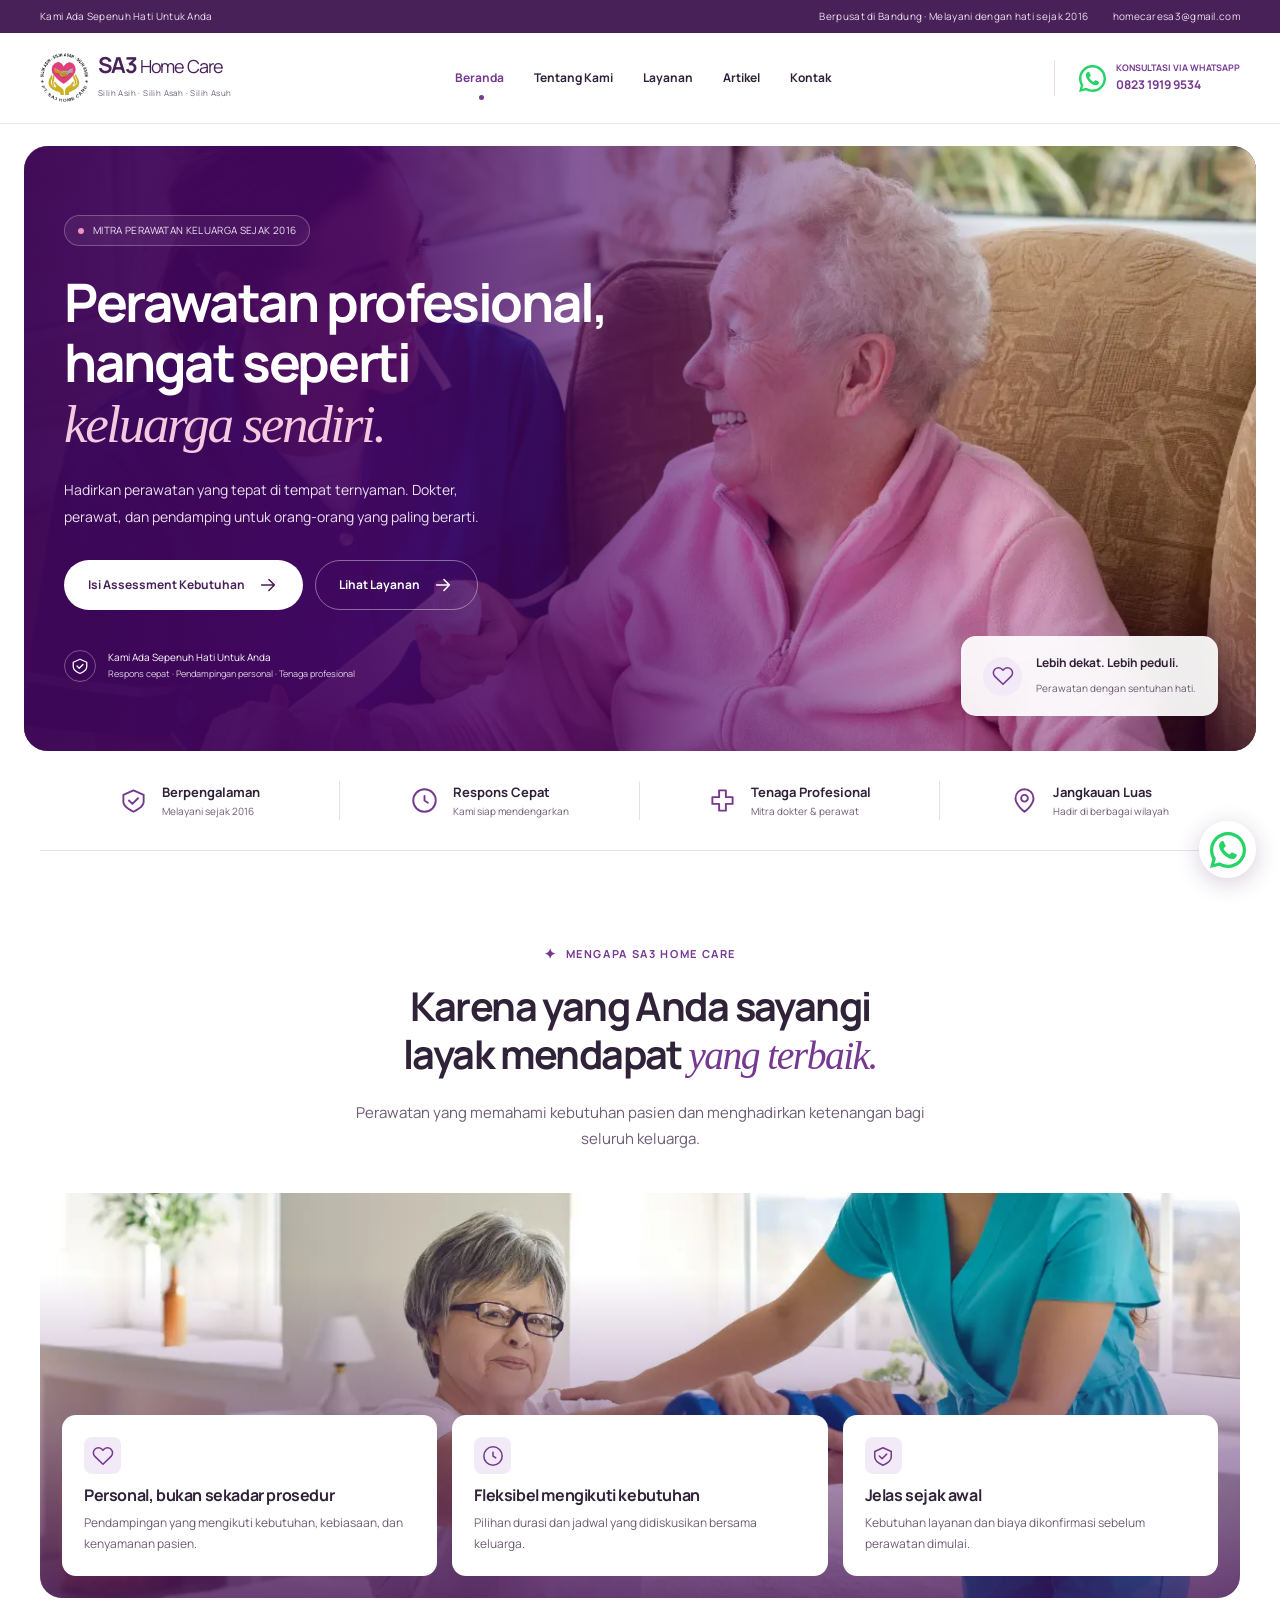
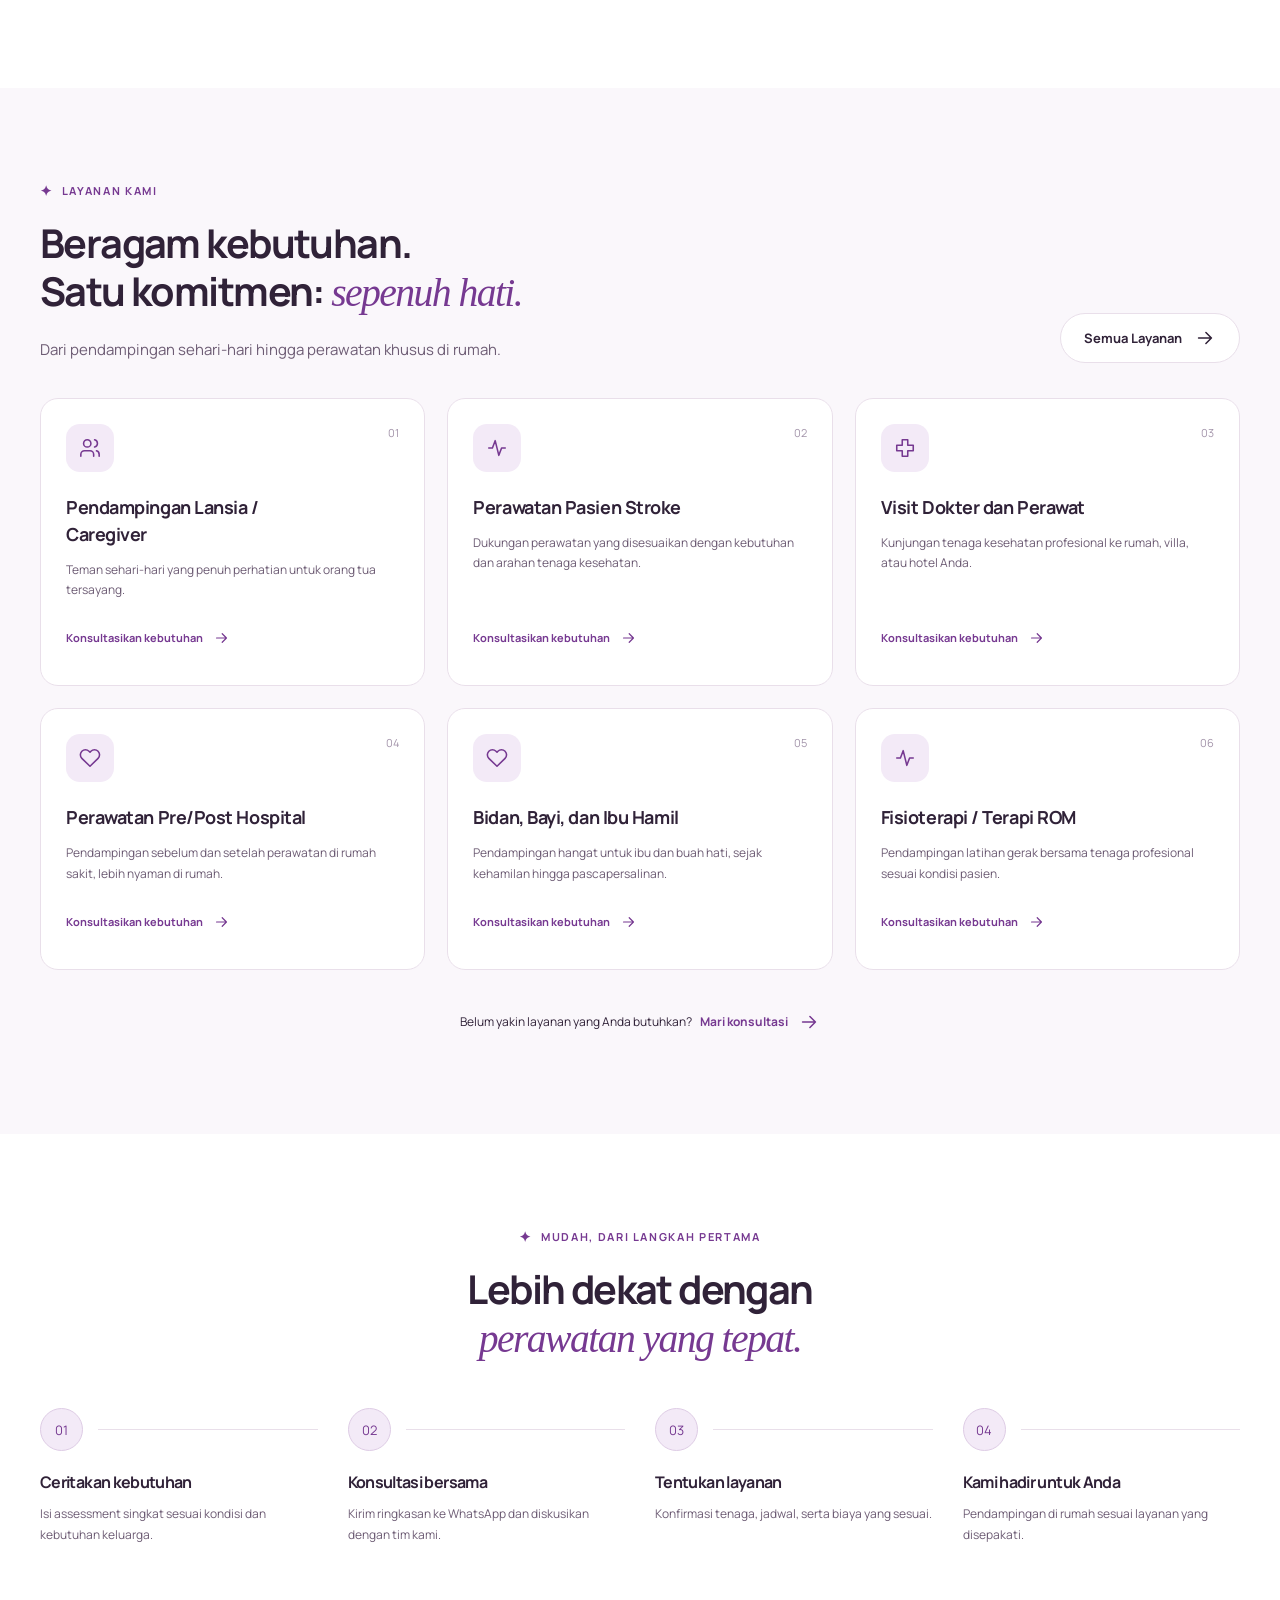
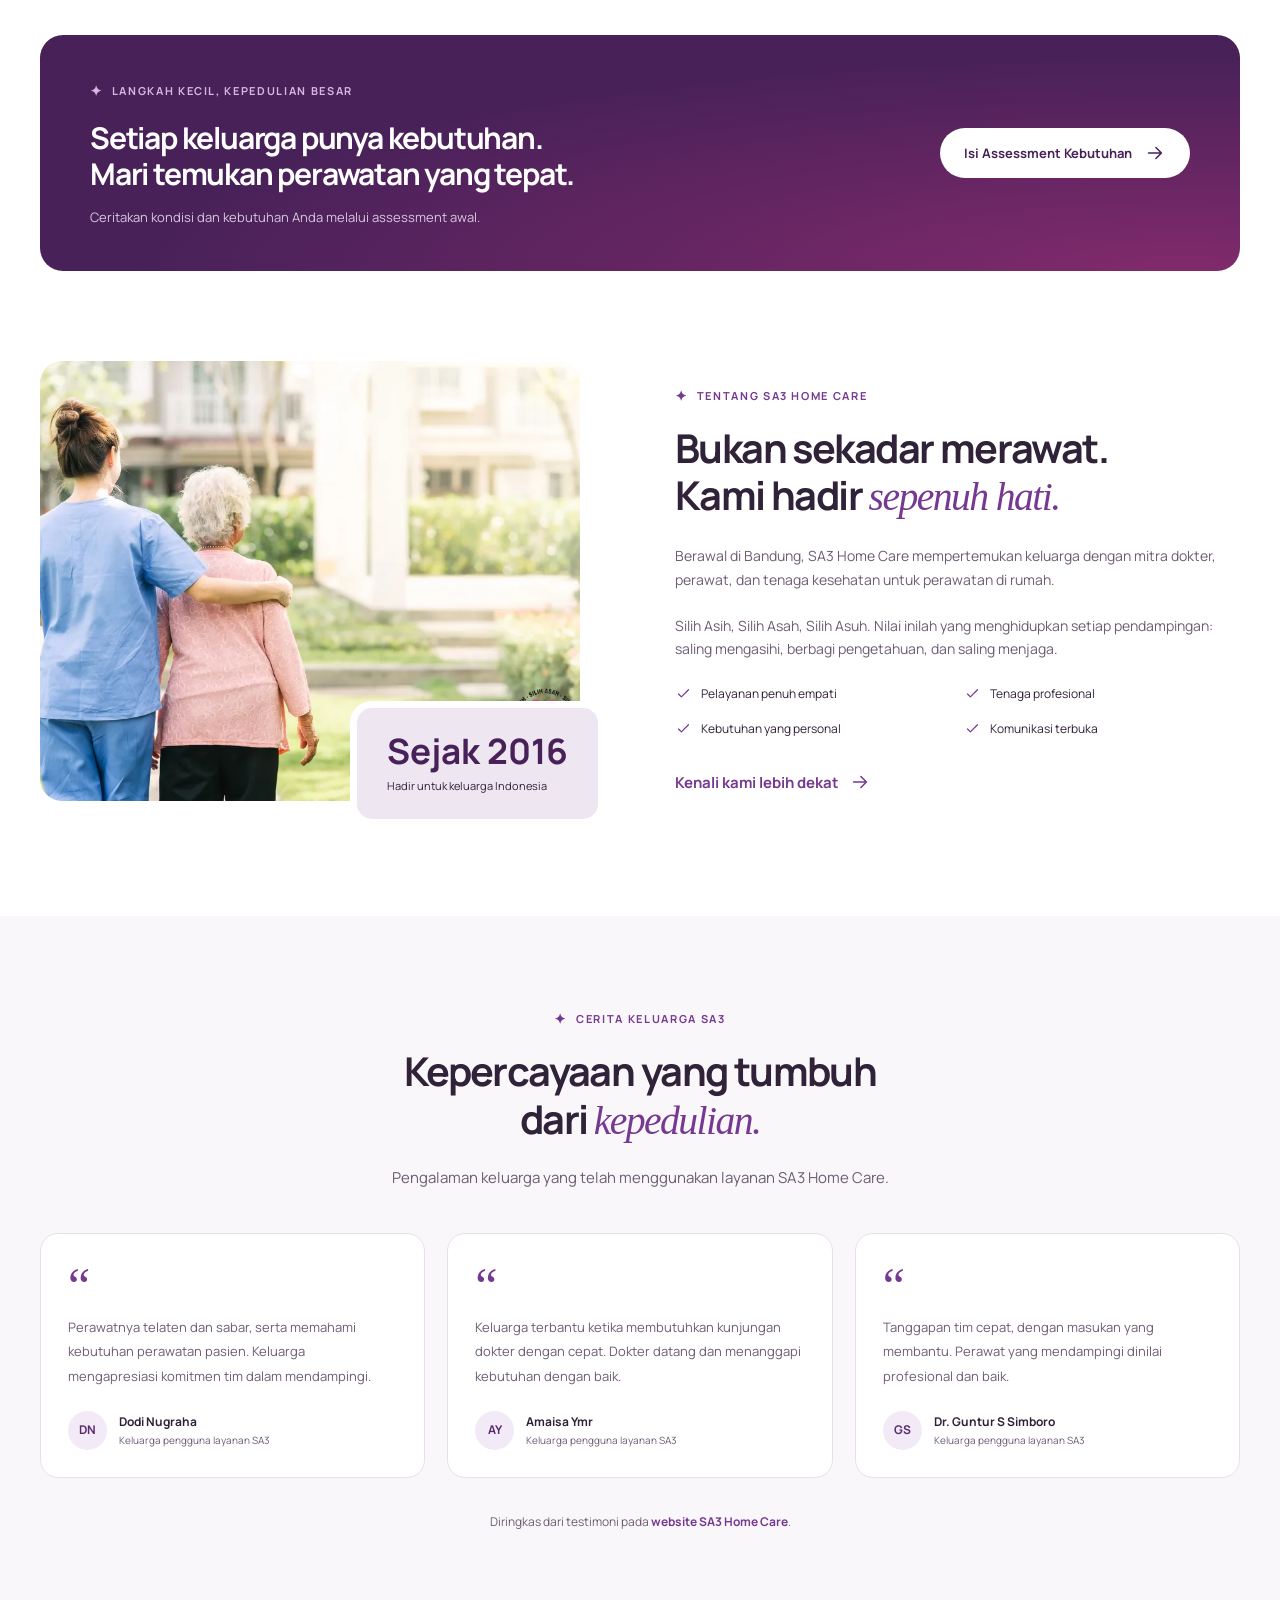
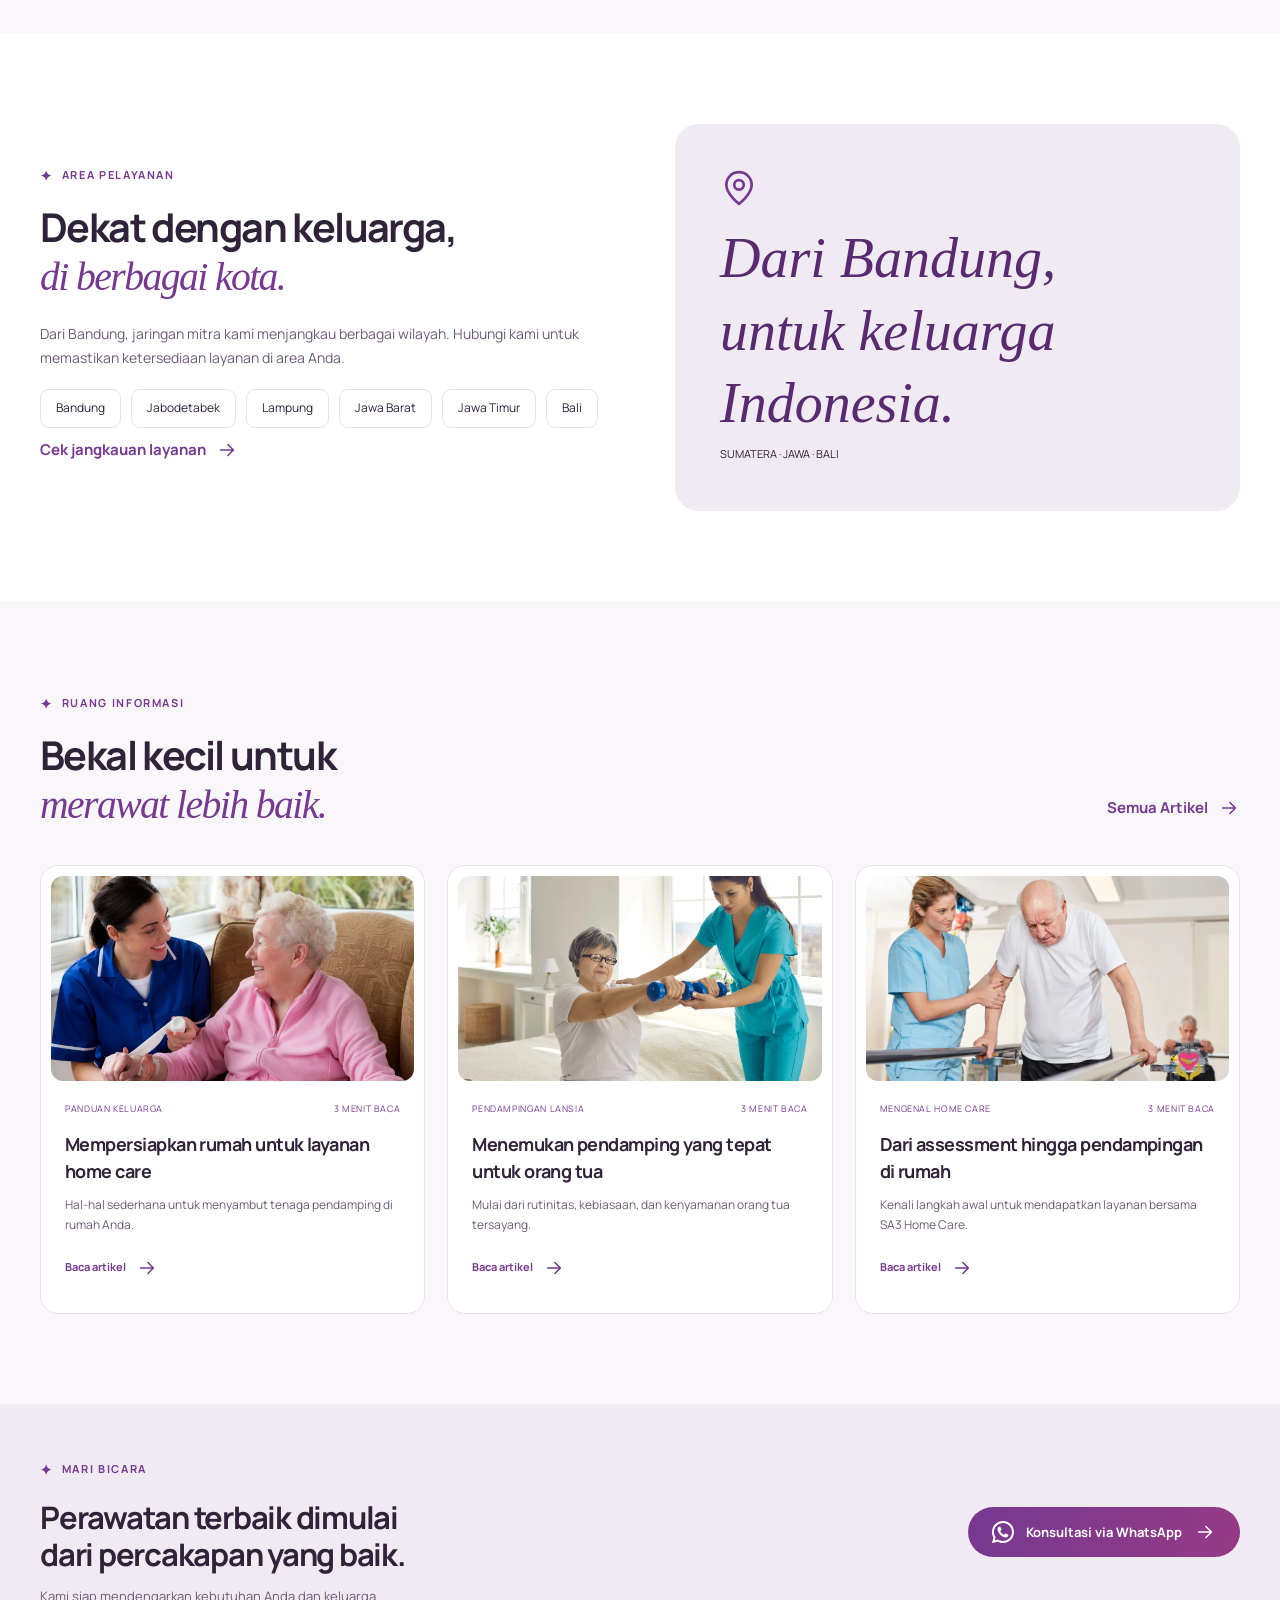
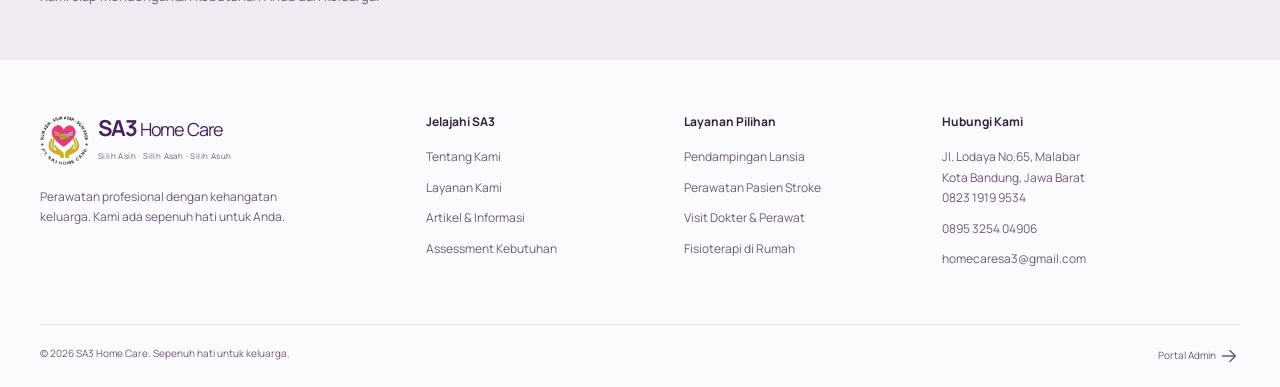
<file: index.html>
<!DOCTYPE html>
<html lang="id"><head><meta charset="utf-8"><meta name="viewport" content="width=device-width, initial-scale=1"><meta name="theme-color" content="#582b70"><meta name="description" content="SA3 Home Care — layanan dokter, perawat, dan pendamping lansia di rumah. Kami Ada Sepenuh Hati Untuk Anda."><title>Beranda | SA3 Home Care</title><link rel="icon" href="/assets/images/logo.png"><link rel="preload" href="/assets/fonts/manrope.ttf" as="font" type="font/ttf" crossorigin><link rel="stylesheet" href="/assets/vendor/aos/aos.css"><link rel="stylesheet" href="/css/reset.css"><link rel="stylesheet" href="/css/tokens.css"><link rel="stylesheet" href="/css/base.css"><link rel="stylesheet" href="/css/components.css"><link rel="stylesheet" href="/css/public.css"><link rel="stylesheet" href="/css/responsive.css"><link rel="stylesheet" href="/css/navigation.css"></head>
<body data-page="index" class="public-page"><a class="skip-link" href="#main-content">Lewati ke konten</a><div id="site-header"></div><main id="main-content"><div class="loading-state">Memuat SA3 Home Care…</div></main><div id="site-footer"></div><noscript><p class="noscript">Aktifkan JavaScript untuk menggunakan website dan assessment SA3 Home Care. Hubungi 0823 1919 9534 untuk informasi layanan.</p></noscript><script src="/assets/vendor/aos/aos.js"></script><script type="module" src="/js/public.js"></script></body></html>
</file>
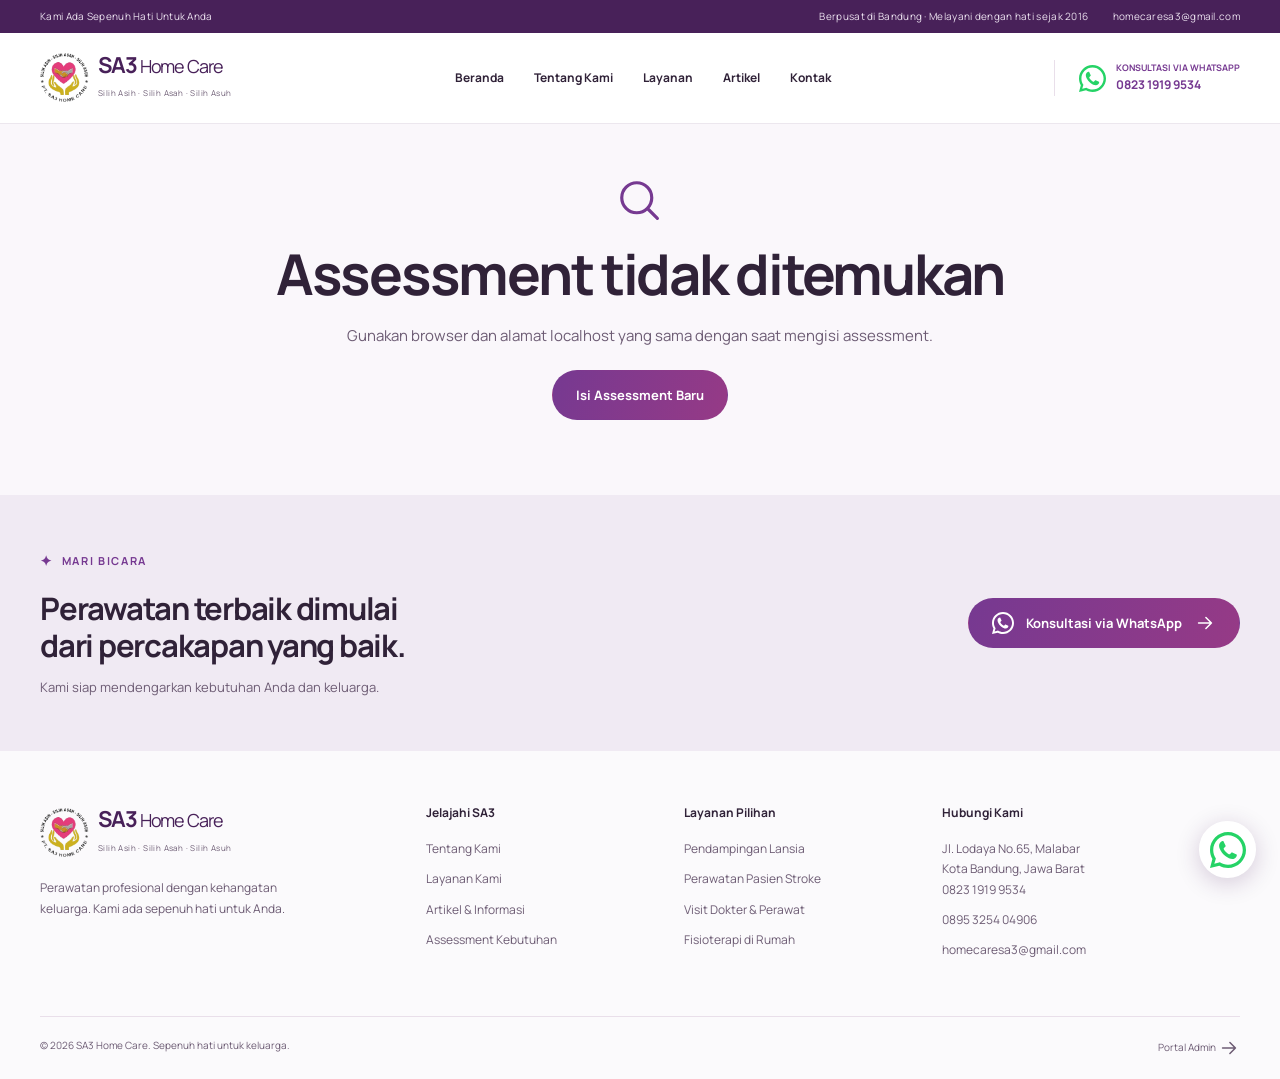
<file: assessment-success.html>
<!DOCTYPE html>
<html lang="id"><head><meta charset="utf-8"><meta name="viewport" content="width=device-width, initial-scale=1"><meta name="theme-color" content="#582b70"><meta name="description" content="SA3 Home Care — layanan dokter, perawat, dan pendamping lansia di rumah. Kami Ada Sepenuh Hati Untuk Anda."><meta name="robots" content="noindex,nofollow"><title>Assessment Tersimpan | SA3 Home Care</title><link rel="icon" href="/assets/images/logo.png"><link rel="preload" href="/assets/fonts/manrope.ttf" as="font" type="font/ttf" crossorigin><link rel="stylesheet" href="/assets/vendor/aos/aos.css"><link rel="stylesheet" href="/css/reset.css"><link rel="stylesheet" href="/css/tokens.css"><link rel="stylesheet" href="/css/base.css"><link rel="stylesheet" href="/css/components.css"><link rel="stylesheet" href="/css/public.css"><link rel="stylesheet" href="/css/assessment.css"><link rel="stylesheet" href="/css/responsive.css"><link rel="stylesheet" href="/css/navigation.css"></head>
<body data-page="assessment-success" class="assessment-page"><a class="skip-link" href="#main-content">Lewati ke konten</a><div id="site-header"></div><main id="main-content"><div class="loading-state">Memuat SA3 Home Care…</div></main><div id="site-footer"></div><noscript><p class="noscript">Aktifkan JavaScript untuk menggunakan website dan assessment SA3 Home Care. Hubungi 0823 1919 9534 untuk informasi layanan.</p></noscript><script src="/assets/vendor/aos/aos.js"></script><script type="module" src="/js/assessment-success.js"></script></body></html>
</file>
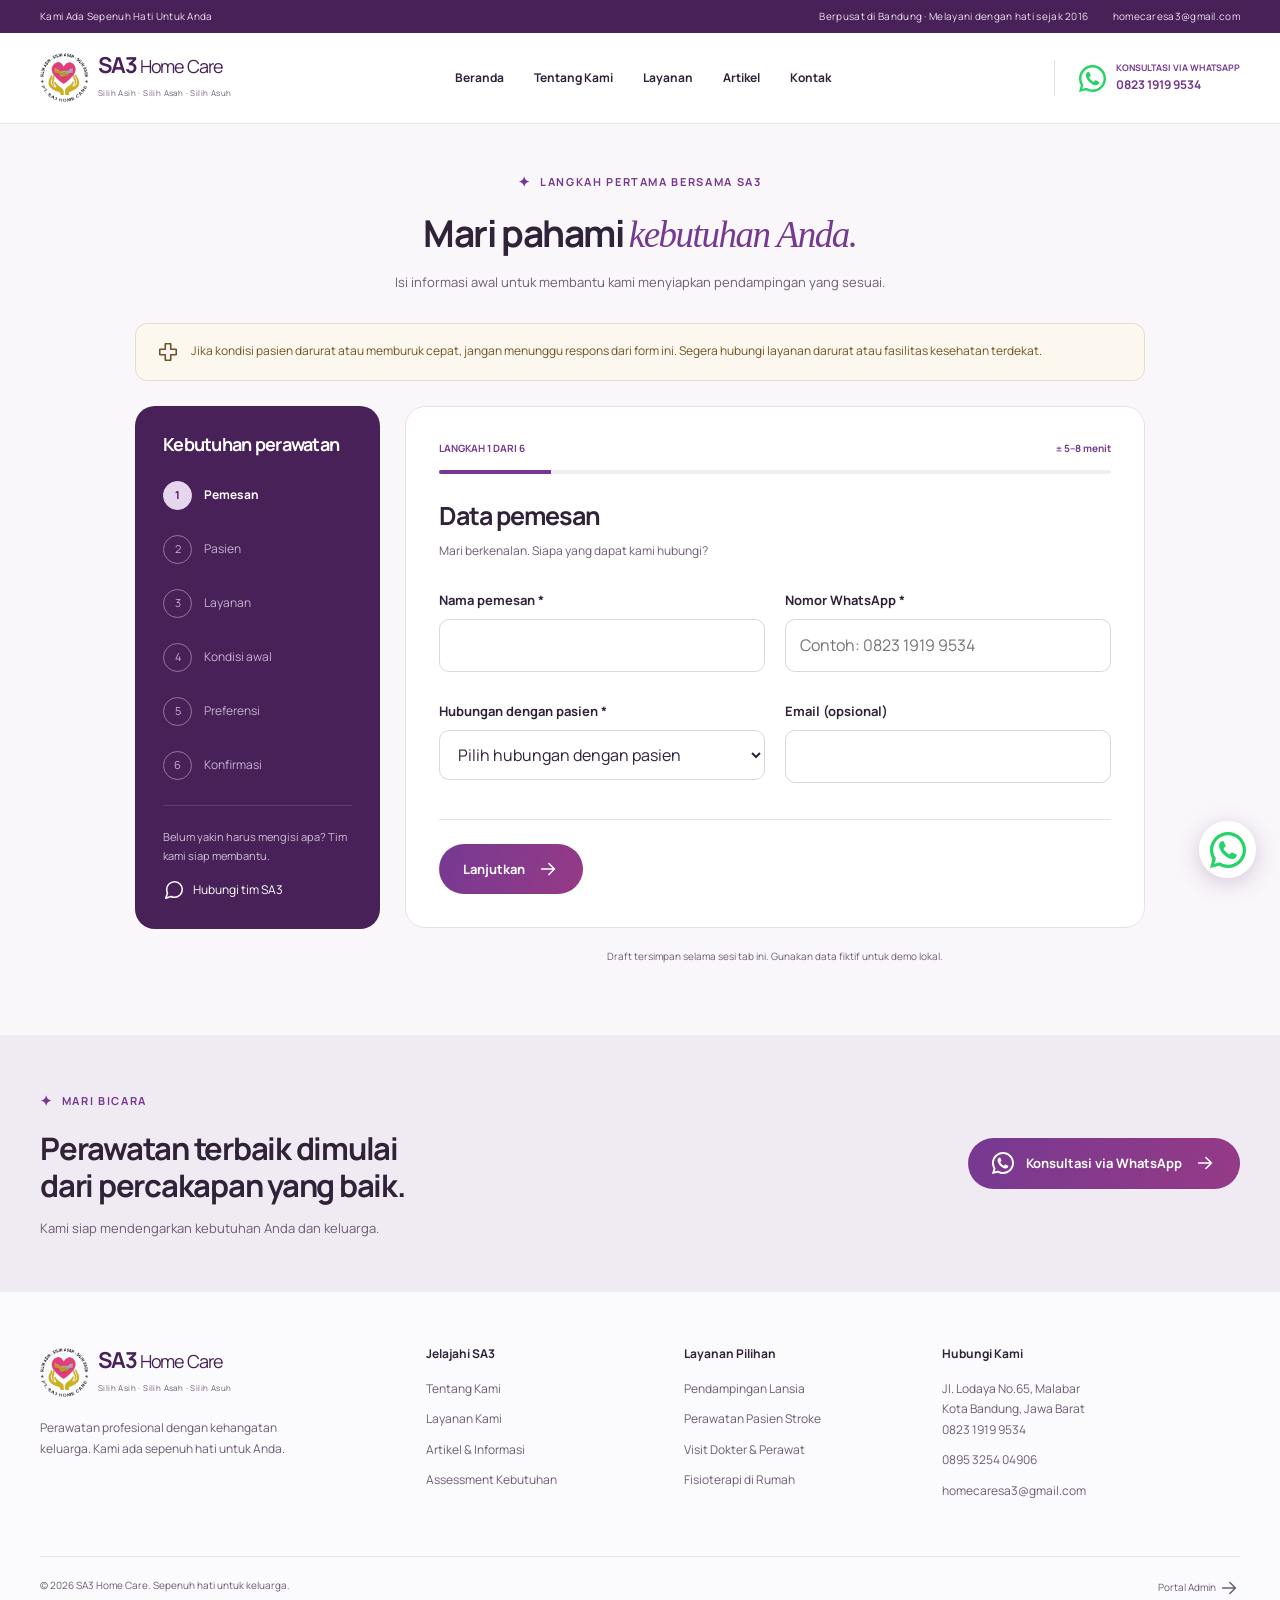
<file: assessment.html>
<!DOCTYPE html>
<html lang="id"><head><meta charset="utf-8"><meta name="viewport" content="width=device-width, initial-scale=1"><meta name="theme-color" content="#582b70"><meta name="description" content="SA3 Home Care — layanan dokter, perawat, dan pendamping lansia di rumah. Kami Ada Sepenuh Hati Untuk Anda."><meta name="robots" content="noindex,nofollow"><title>Assessment Kebutuhan | SA3 Home Care</title><link rel="icon" href="/assets/images/logo.png"><link rel="preload" href="/assets/fonts/manrope.ttf" as="font" type="font/ttf" crossorigin><link rel="stylesheet" href="/assets/vendor/aos/aos.css"><link rel="stylesheet" href="/css/reset.css"><link rel="stylesheet" href="/css/tokens.css"><link rel="stylesheet" href="/css/base.css"><link rel="stylesheet" href="/css/components.css"><link rel="stylesheet" href="/css/public.css"><link rel="stylesheet" href="/css/assessment.css"><link rel="stylesheet" href="/css/responsive.css"><link rel="stylesheet" href="/css/navigation.css"></head>
<body data-page="assessment" class="assessment-page"><a class="skip-link" href="#main-content">Lewati ke konten</a><div id="site-header"></div><main id="main-content"><div class="loading-state">Memuat SA3 Home Care…</div></main><div id="site-footer"></div><noscript><p class="noscript">Aktifkan JavaScript untuk menggunakan website dan assessment SA3 Home Care. Hubungi 0823 1919 9534 untuk informasi layanan.</p></noscript><script src="/assets/vendor/aos/aos.js"></script><script type="module" src="/js/assessment.js"></script></body></html>
</file>
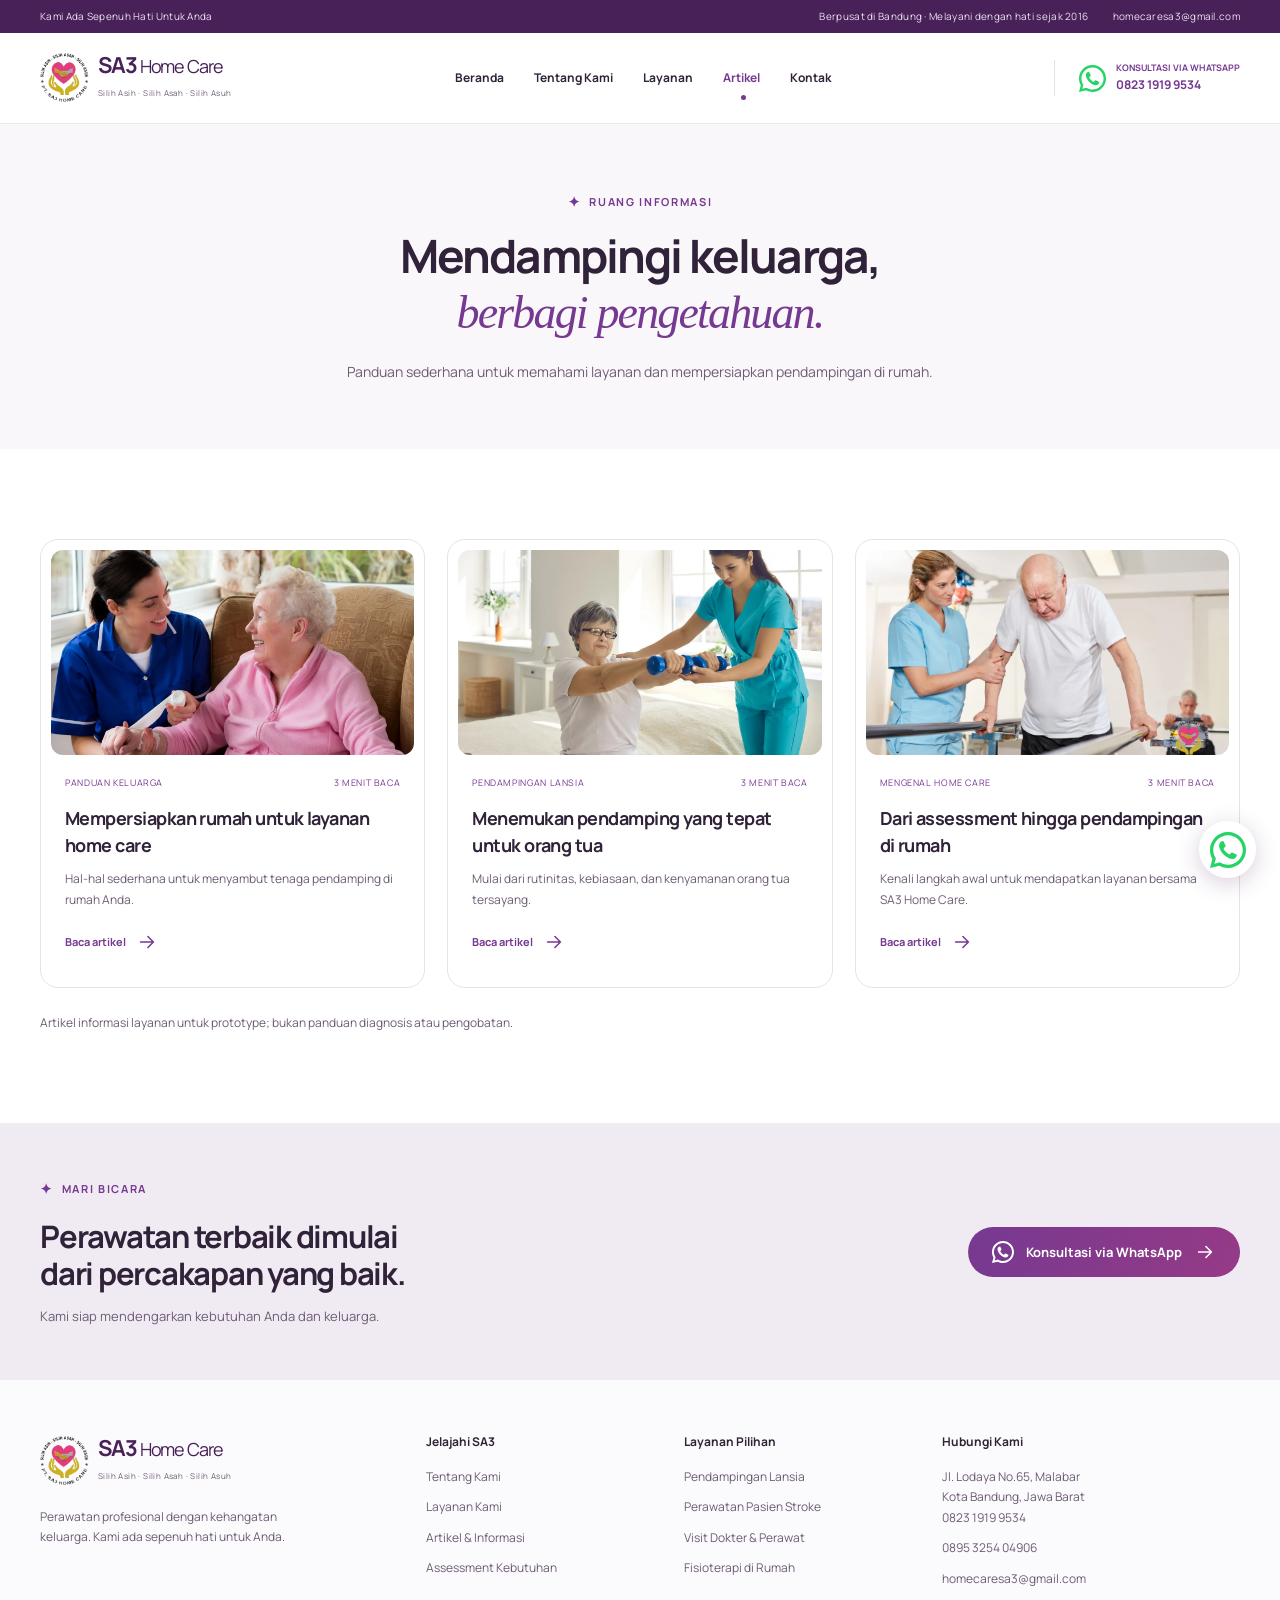
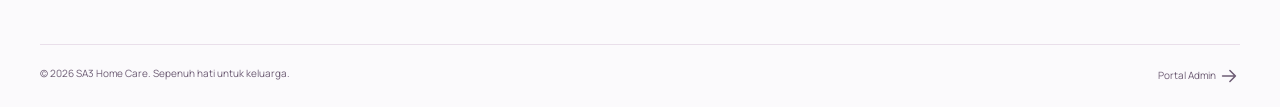
<file: blog.html>
<!DOCTYPE html>
<html lang="id"><head><meta charset="utf-8"><meta name="viewport" content="width=device-width, initial-scale=1"><meta name="theme-color" content="#582b70"><meta name="description" content="SA3 Home Care — layanan dokter, perawat, dan pendamping lansia di rumah. Kami Ada Sepenuh Hati Untuk Anda."><title>Artikel | SA3 Home Care</title><link rel="icon" href="/assets/images/logo.png"><link rel="preload" href="/assets/fonts/manrope.ttf" as="font" type="font/ttf" crossorigin><link rel="stylesheet" href="/assets/vendor/aos/aos.css"><link rel="stylesheet" href="/css/reset.css"><link rel="stylesheet" href="/css/tokens.css"><link rel="stylesheet" href="/css/base.css"><link rel="stylesheet" href="/css/components.css"><link rel="stylesheet" href="/css/public.css"><link rel="stylesheet" href="/css/responsive.css"><link rel="stylesheet" href="/css/navigation.css"></head>
<body data-page="blog" class="public-page"><a class="skip-link" href="#main-content">Lewati ke konten</a><div id="site-header"></div><main id="main-content"><div class="loading-state">Memuat SA3 Home Care…</div></main><div id="site-footer"></div><noscript><p class="noscript">Aktifkan JavaScript untuk menggunakan website dan assessment SA3 Home Care. Hubungi 0823 1919 9534 untuk informasi layanan.</p></noscript><script src="/assets/vendor/aos/aos.js"></script><script type="module" src="/js/public.js"></script></body></html>
</file>
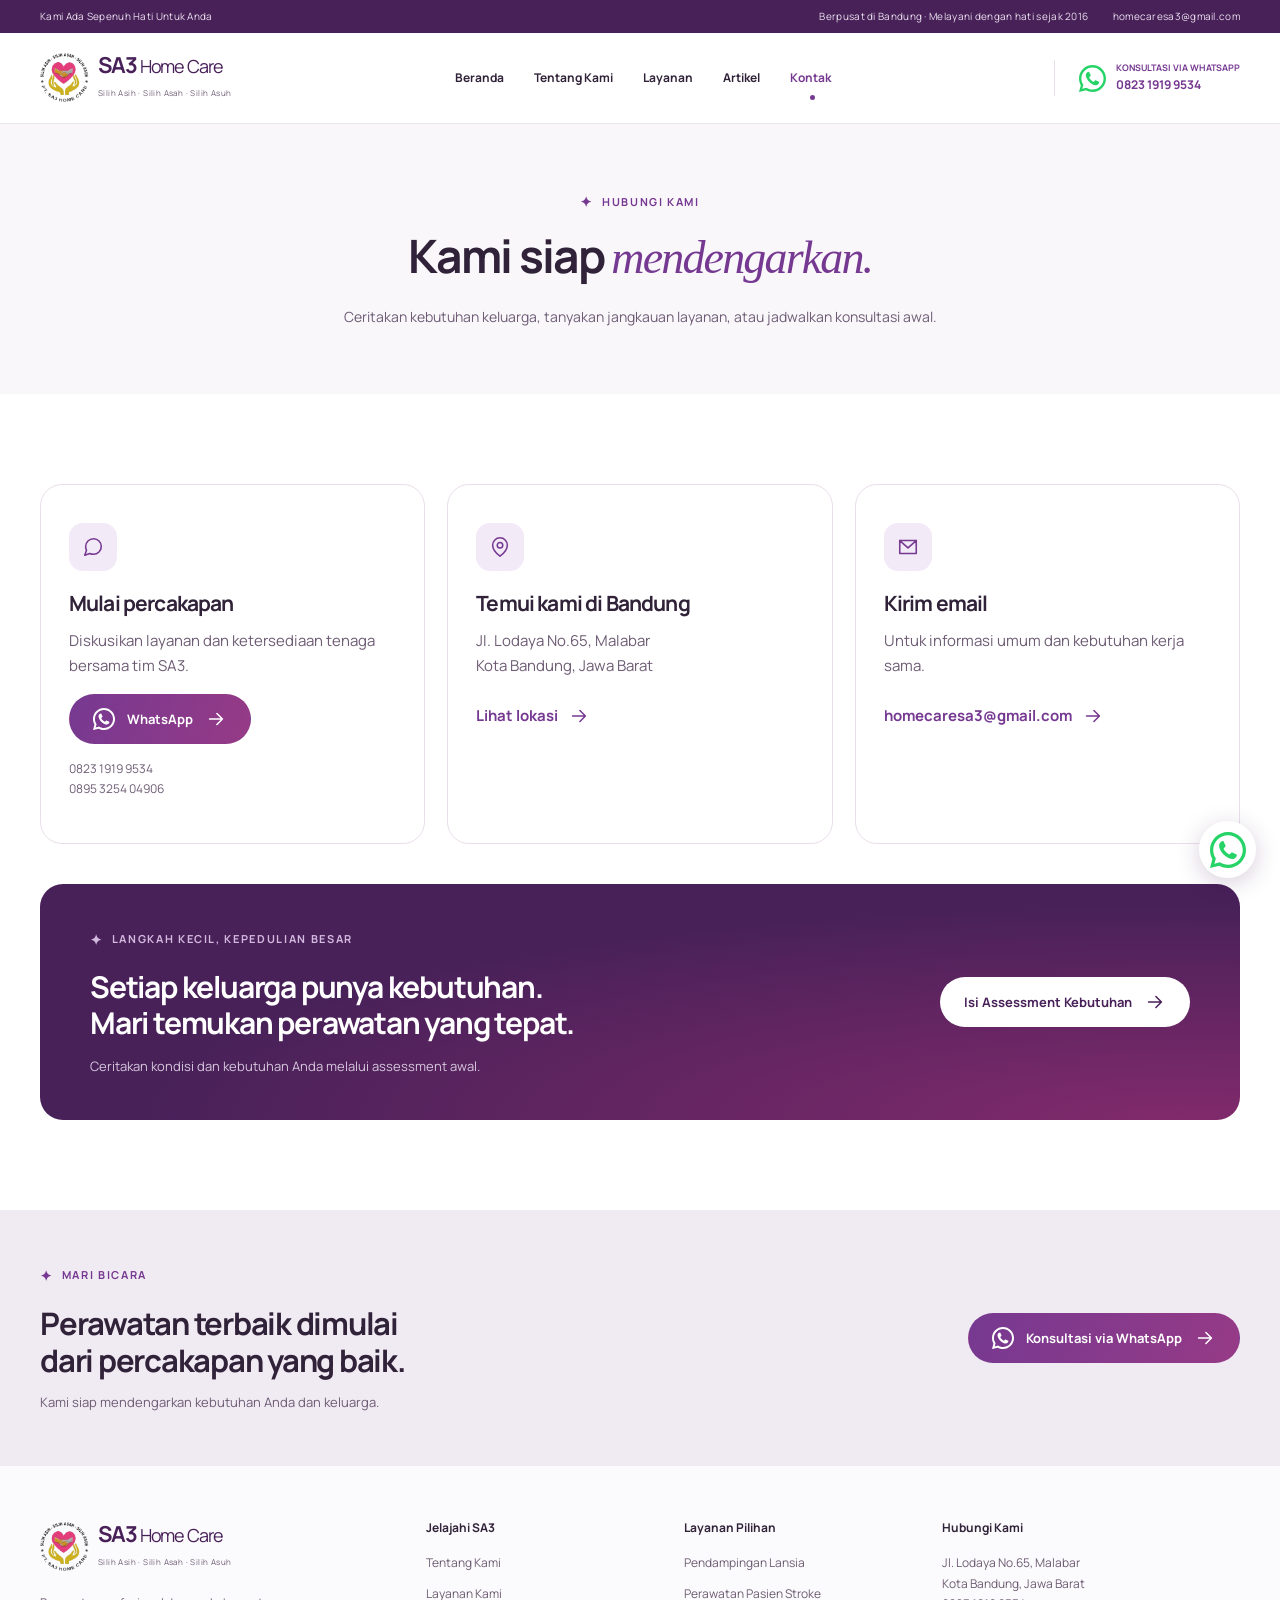
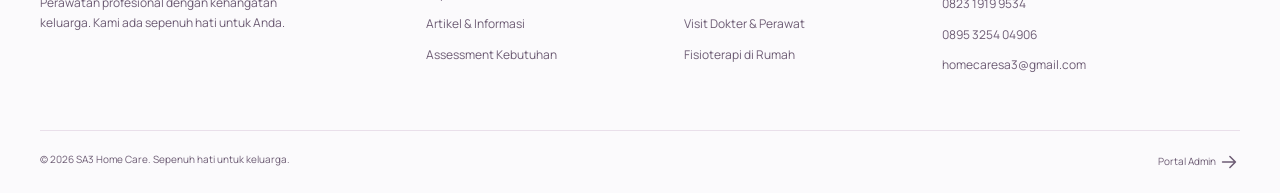
<file: kontak.html>
<!DOCTYPE html>
<html lang="id"><head><meta charset="utf-8"><meta name="viewport" content="width=device-width, initial-scale=1"><meta name="theme-color" content="#582b70"><meta name="description" content="SA3 Home Care — layanan dokter, perawat, dan pendamping lansia di rumah. Kami Ada Sepenuh Hati Untuk Anda."><title>Kontak | SA3 Home Care</title><link rel="icon" href="/assets/images/logo.png"><link rel="preload" href="/assets/fonts/manrope.ttf" as="font" type="font/ttf" crossorigin><link rel="stylesheet" href="/assets/vendor/aos/aos.css"><link rel="stylesheet" href="/css/reset.css"><link rel="stylesheet" href="/css/tokens.css"><link rel="stylesheet" href="/css/base.css"><link rel="stylesheet" href="/css/components.css"><link rel="stylesheet" href="/css/public.css"><link rel="stylesheet" href="/css/responsive.css"><link rel="stylesheet" href="/css/navigation.css"></head>
<body data-page="kontak" class="public-page"><a class="skip-link" href="#main-content">Lewati ke konten</a><div id="site-header"></div><main id="main-content"><div class="loading-state">Memuat SA3 Home Care…</div></main><div id="site-footer"></div><noscript><p class="noscript">Aktifkan JavaScript untuk menggunakan website dan assessment SA3 Home Care. Hubungi 0823 1919 9534 untuk informasi layanan.</p></noscript><script src="/assets/vendor/aos/aos.js"></script><script type="module" src="/js/public.js"></script></body></html>
</file>
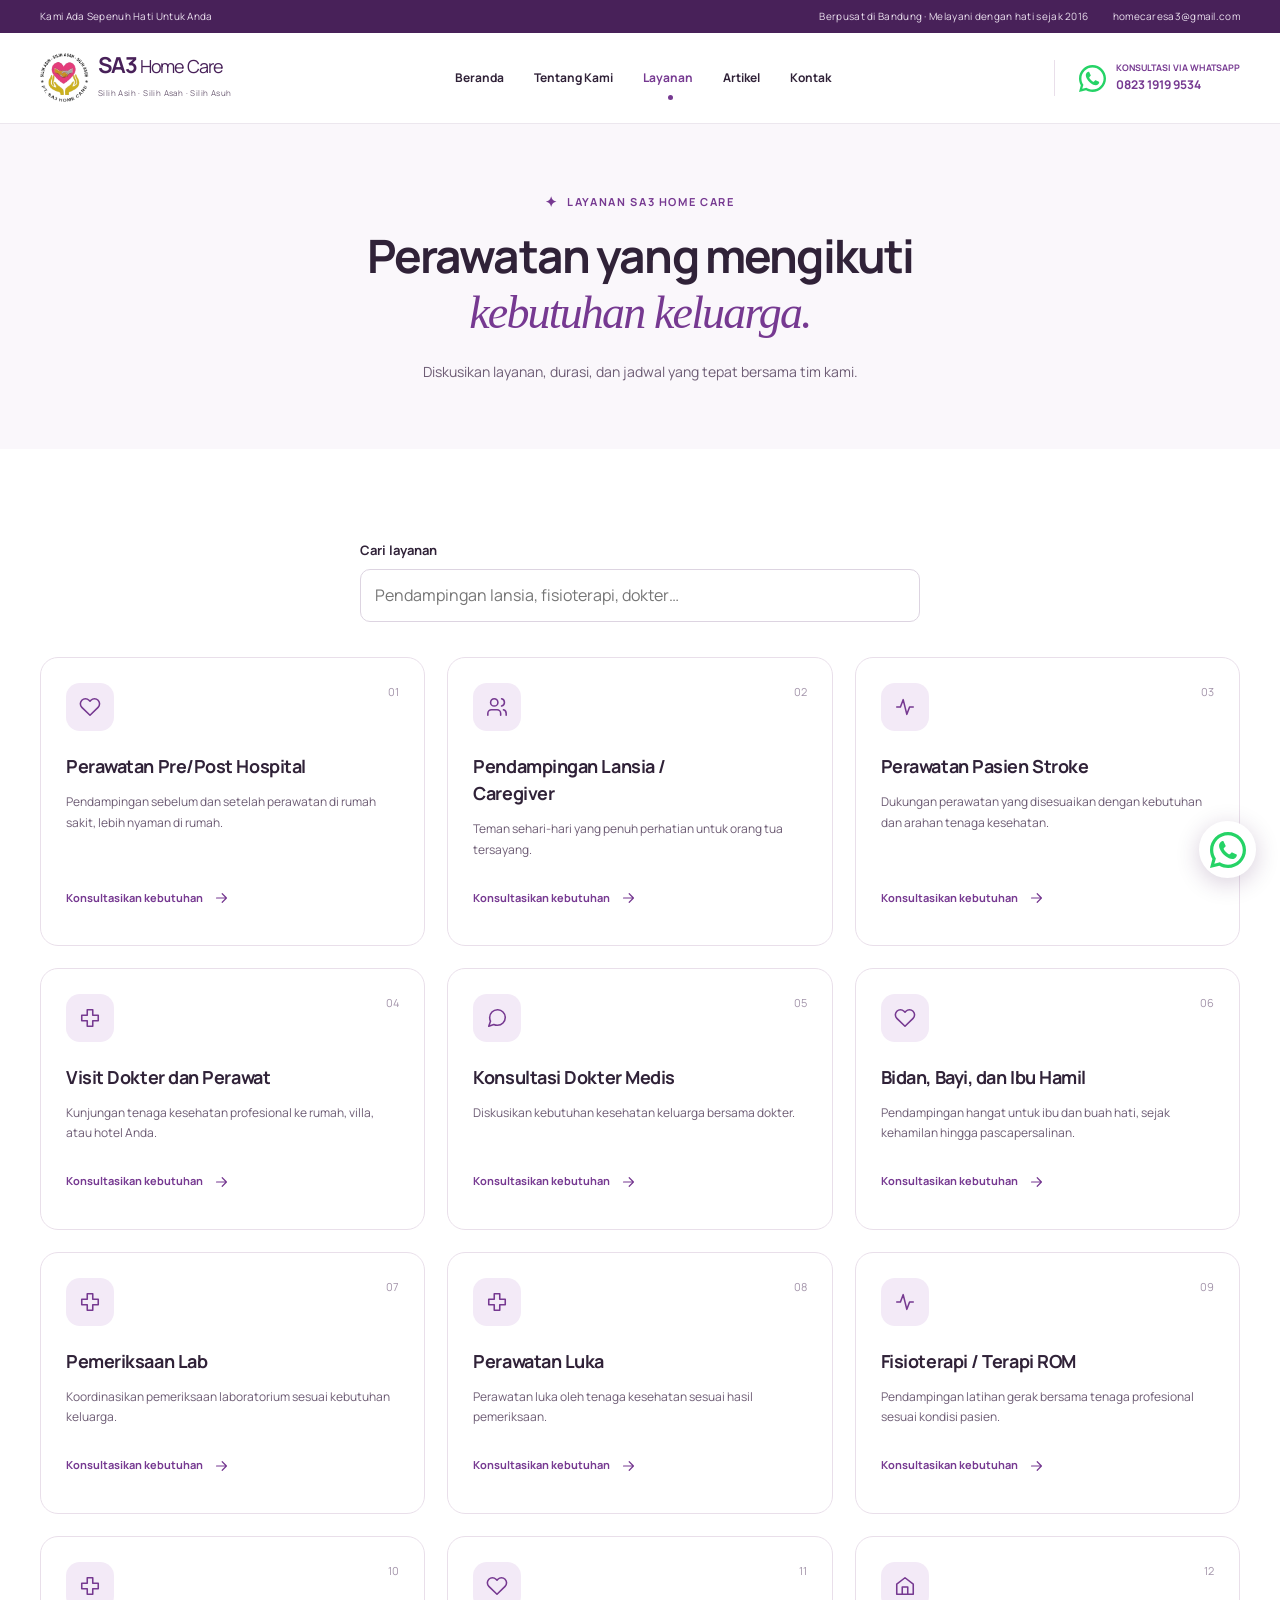
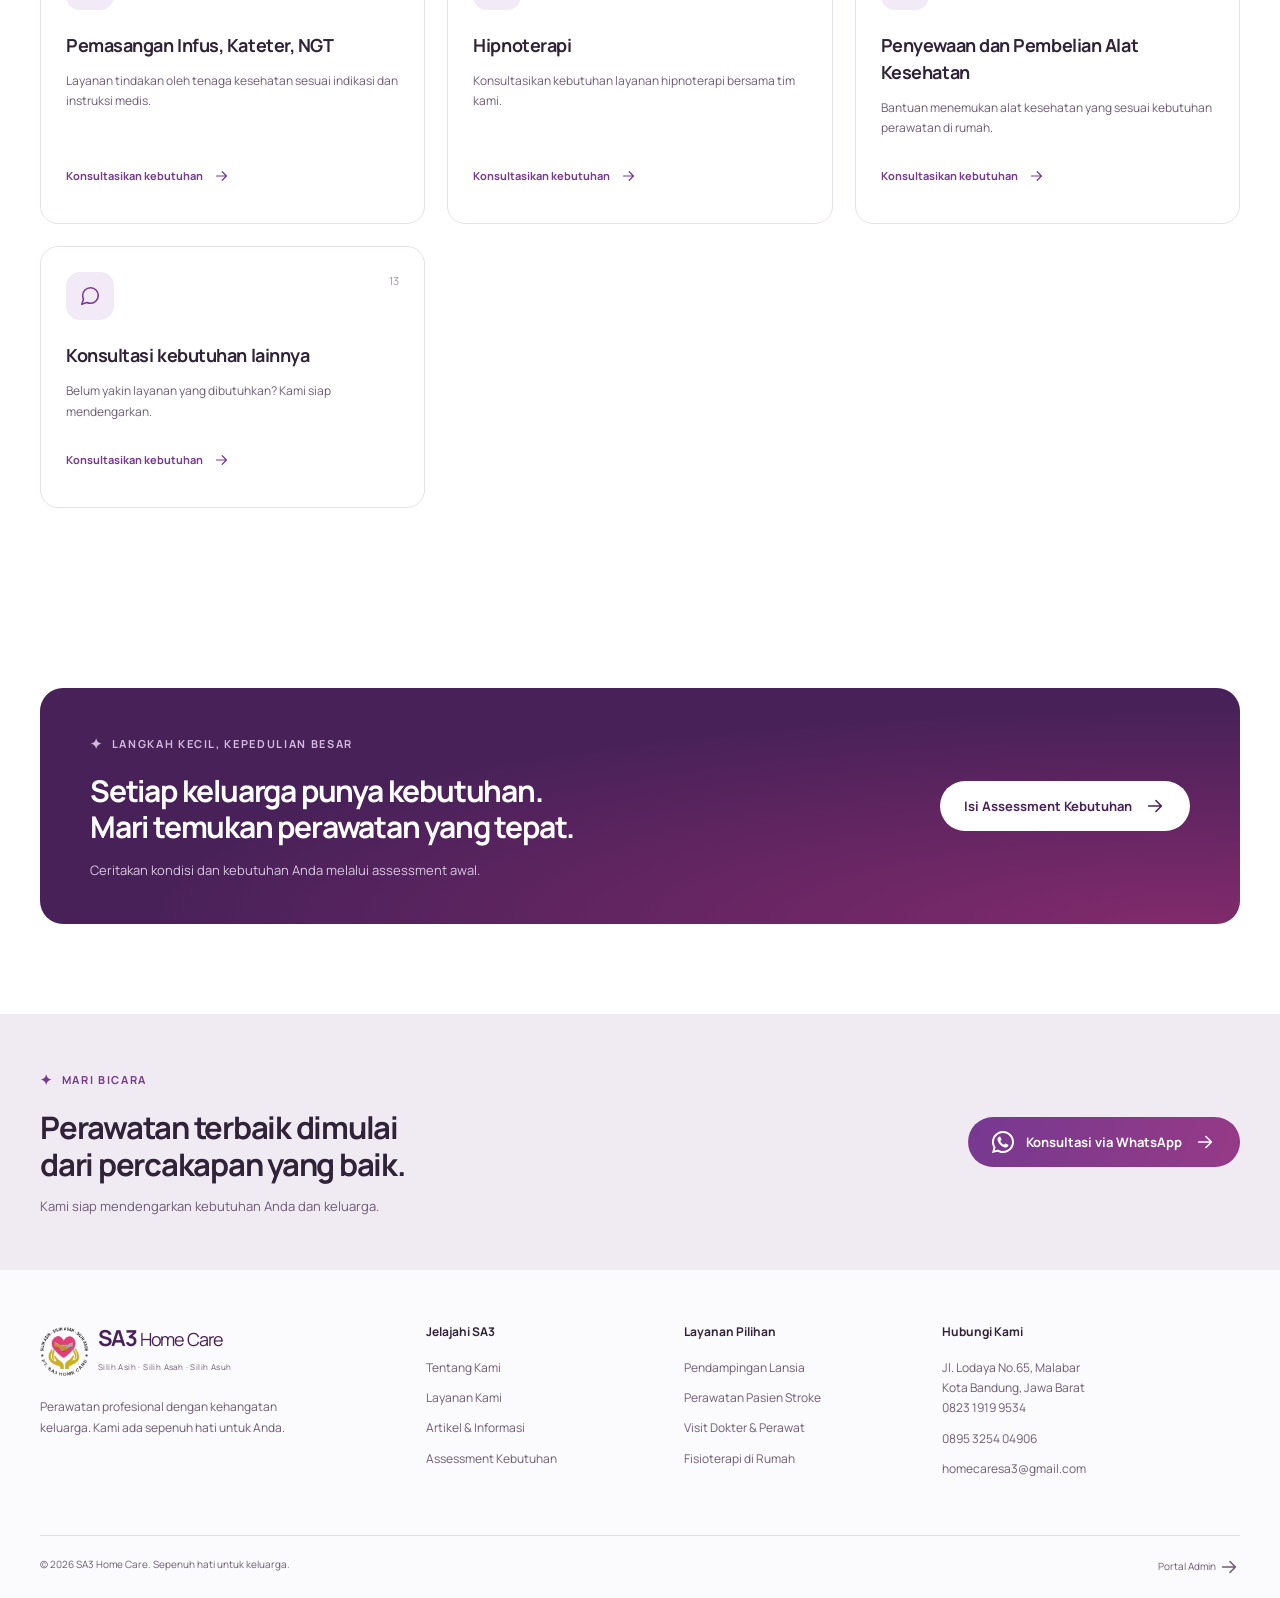
<file: layanan.html>
<!DOCTYPE html>
<html lang="id"><head><meta charset="utf-8"><meta name="viewport" content="width=device-width, initial-scale=1"><meta name="theme-color" content="#582b70"><meta name="description" content="SA3 Home Care — layanan dokter, perawat, dan pendamping lansia di rumah. Kami Ada Sepenuh Hati Untuk Anda."><title>Layanan | SA3 Home Care</title><link rel="icon" href="/assets/images/logo.png"><link rel="preload" href="/assets/fonts/manrope.ttf" as="font" type="font/ttf" crossorigin><link rel="stylesheet" href="/assets/vendor/aos/aos.css"><link rel="stylesheet" href="/css/reset.css"><link rel="stylesheet" href="/css/tokens.css"><link rel="stylesheet" href="/css/base.css"><link rel="stylesheet" href="/css/components.css"><link rel="stylesheet" href="/css/public.css"><link rel="stylesheet" href="/css/responsive.css"><link rel="stylesheet" href="/css/navigation.css"></head>
<body data-page="layanan" class="public-page"><a class="skip-link" href="#main-content">Lewati ke konten</a><div id="site-header"></div><main id="main-content"><div class="loading-state">Memuat SA3 Home Care…</div></main><div id="site-footer"></div><noscript><p class="noscript">Aktifkan JavaScript untuk menggunakan website dan assessment SA3 Home Care. Hubungi 0823 1919 9534 untuk informasi layanan.</p></noscript><script src="/assets/vendor/aos/aos.js"></script><script type="module" src="/js/public.js"></script></body></html>
</file>
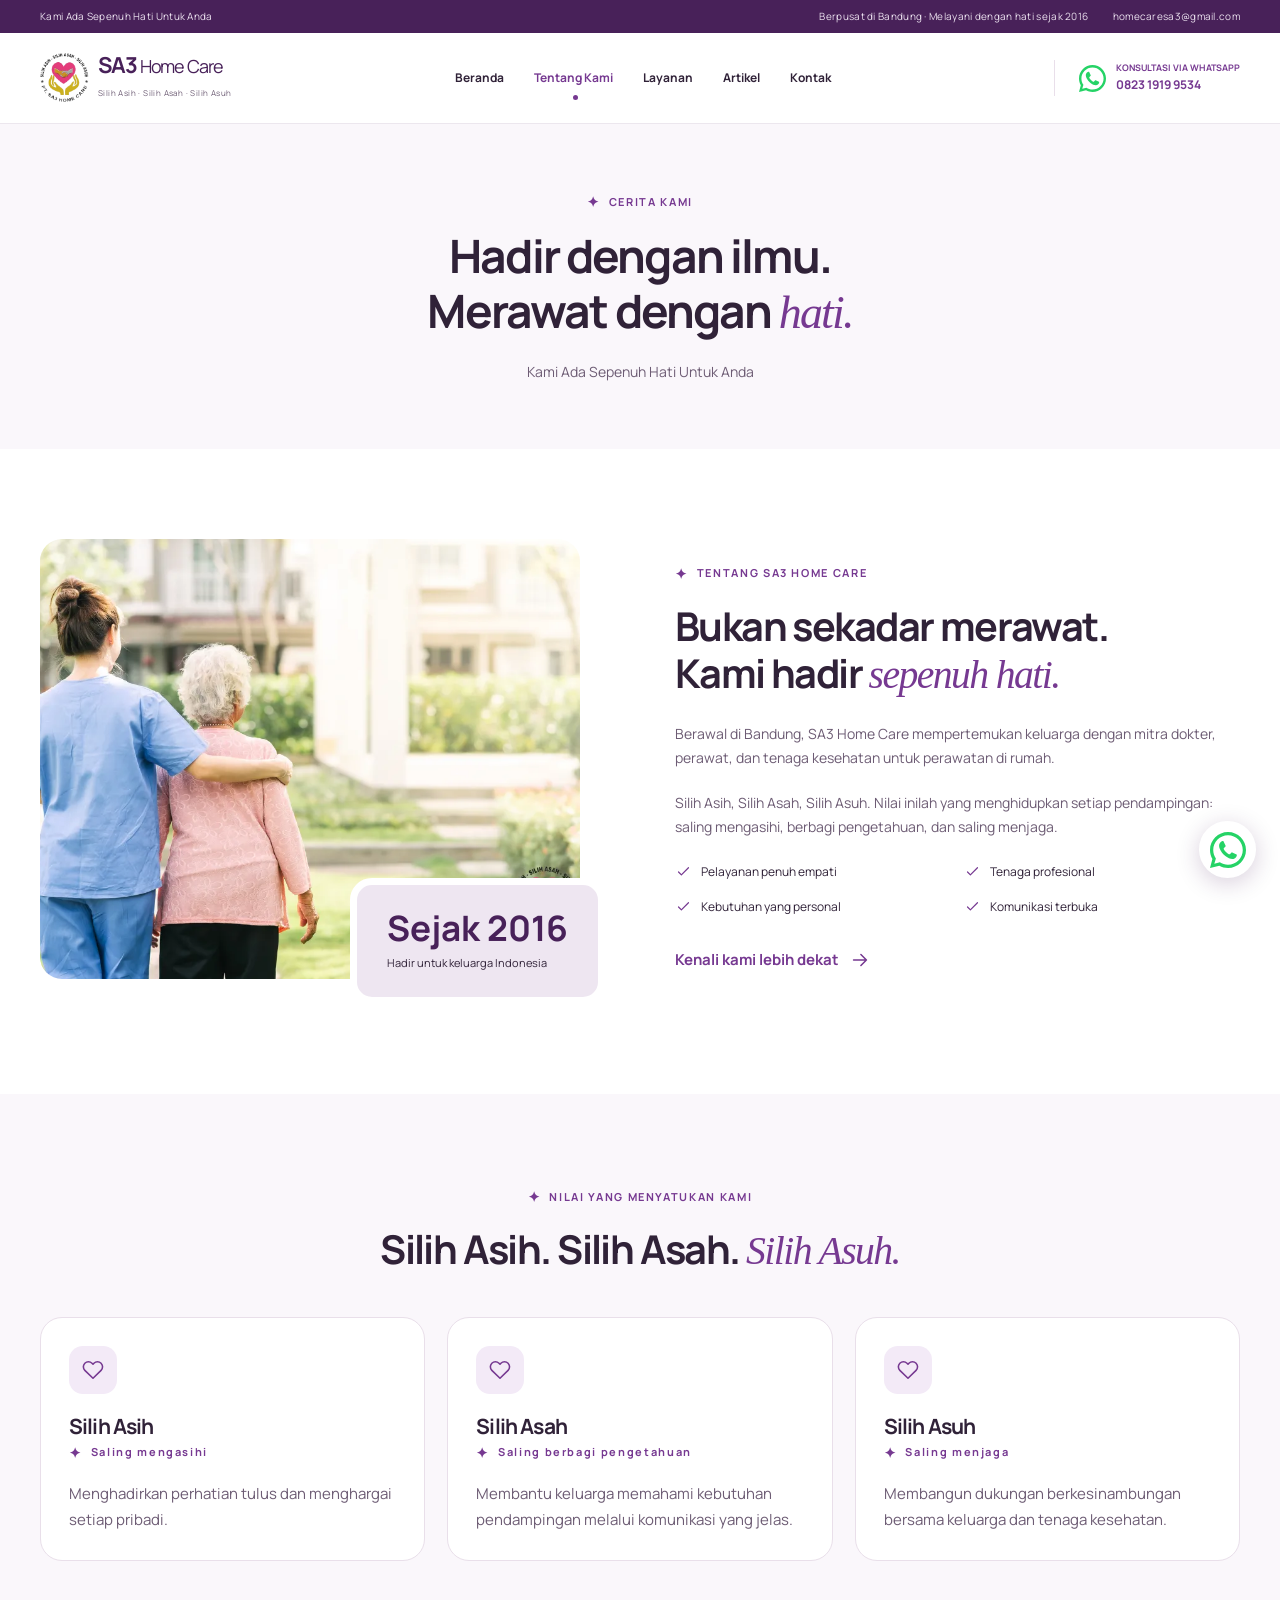
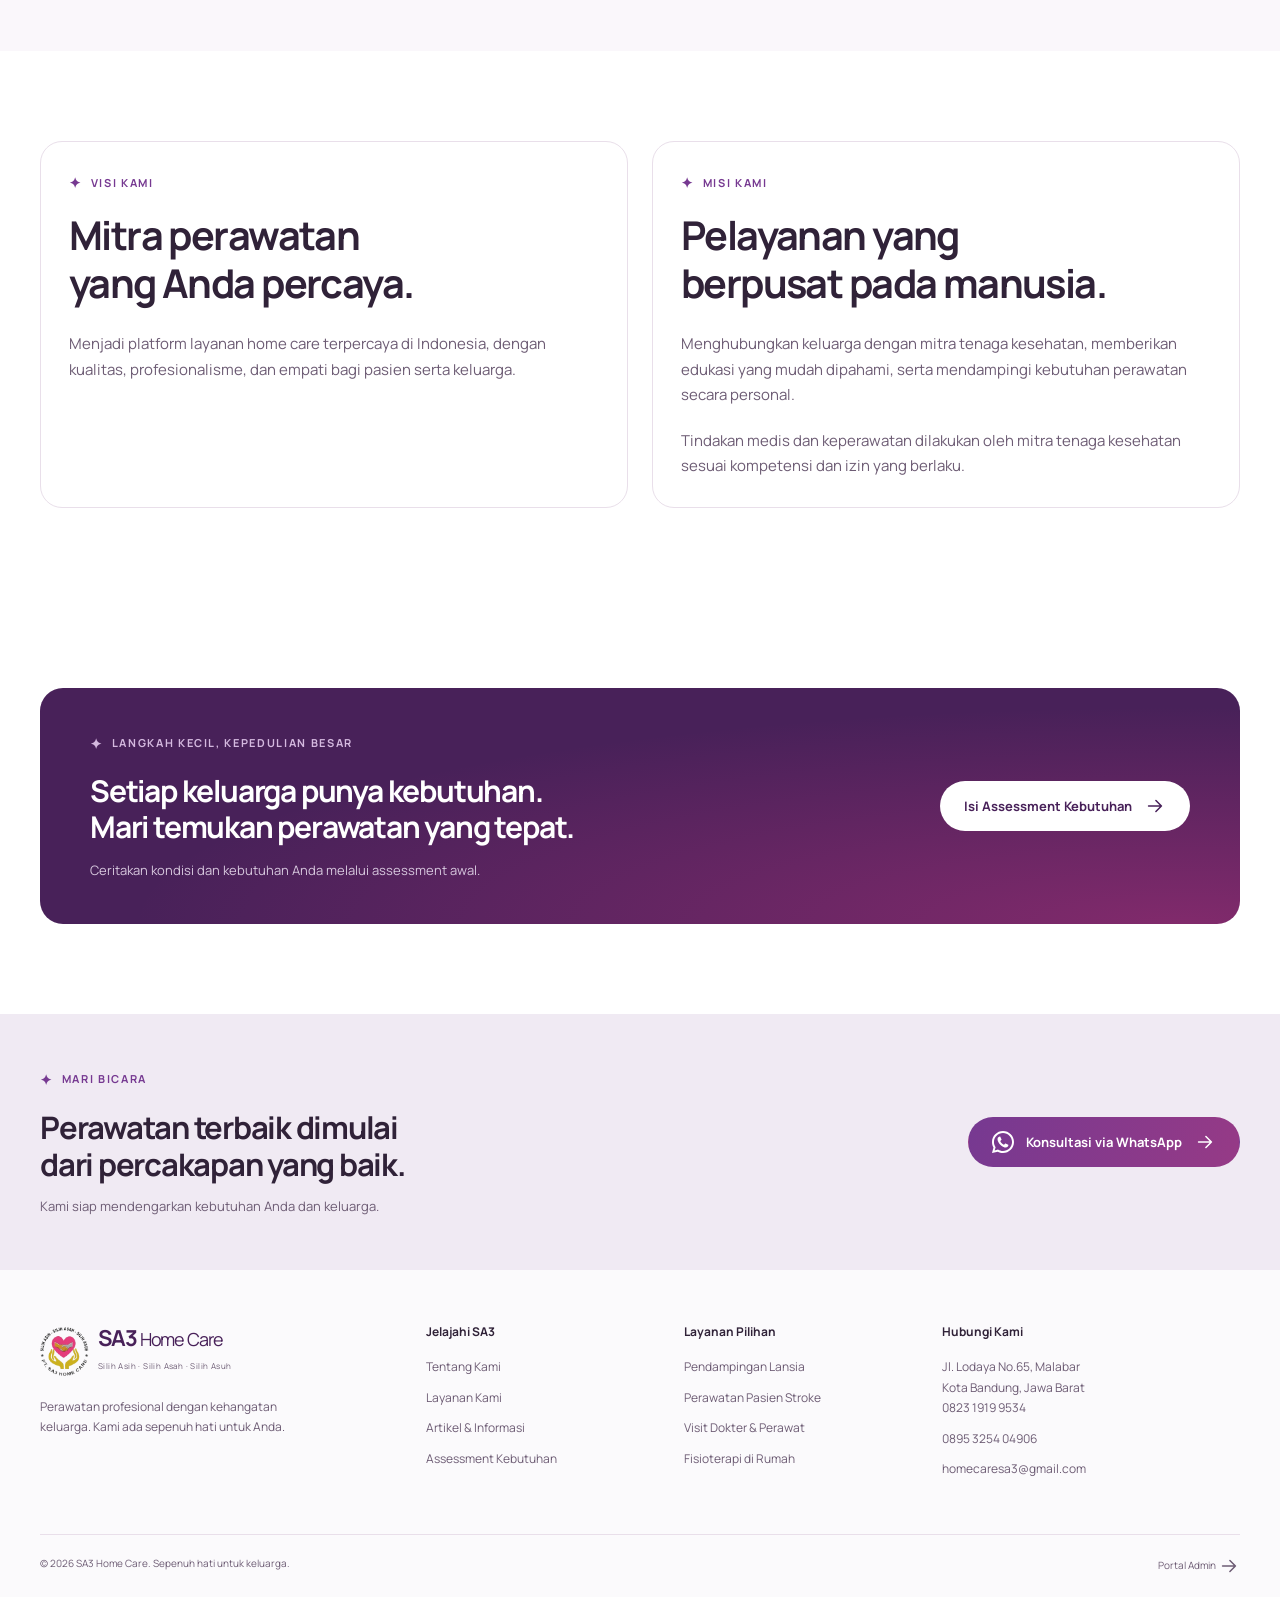
<file: tentang.html>
<!DOCTYPE html>
<html lang="id"><head><meta charset="utf-8"><meta name="viewport" content="width=device-width, initial-scale=1"><meta name="theme-color" content="#582b70"><meta name="description" content="SA3 Home Care — layanan dokter, perawat, dan pendamping lansia di rumah. Kami Ada Sepenuh Hati Untuk Anda."><title>Tentang Kami | SA3 Home Care</title><link rel="icon" href="/assets/images/logo.png"><link rel="preload" href="/assets/fonts/manrope.ttf" as="font" type="font/ttf" crossorigin><link rel="stylesheet" href="/assets/vendor/aos/aos.css"><link rel="stylesheet" href="/css/reset.css"><link rel="stylesheet" href="/css/tokens.css"><link rel="stylesheet" href="/css/base.css"><link rel="stylesheet" href="/css/components.css"><link rel="stylesheet" href="/css/public.css"><link rel="stylesheet" href="/css/responsive.css"><link rel="stylesheet" href="/css/navigation.css"></head>
<body data-page="tentang" class="public-page"><a class="skip-link" href="#main-content">Lewati ke konten</a><div id="site-header"></div><main id="main-content"><div class="loading-state">Memuat SA3 Home Care…</div></main><div id="site-footer"></div><noscript><p class="noscript">Aktifkan JavaScript untuk menggunakan website dan assessment SA3 Home Care. Hubungi 0823 1919 9534 untuk informasi layanan.</p></noscript><script src="/assets/vendor/aos/aos.js"></script><script type="module" src="/js/public.js"></script></body></html>
</file>
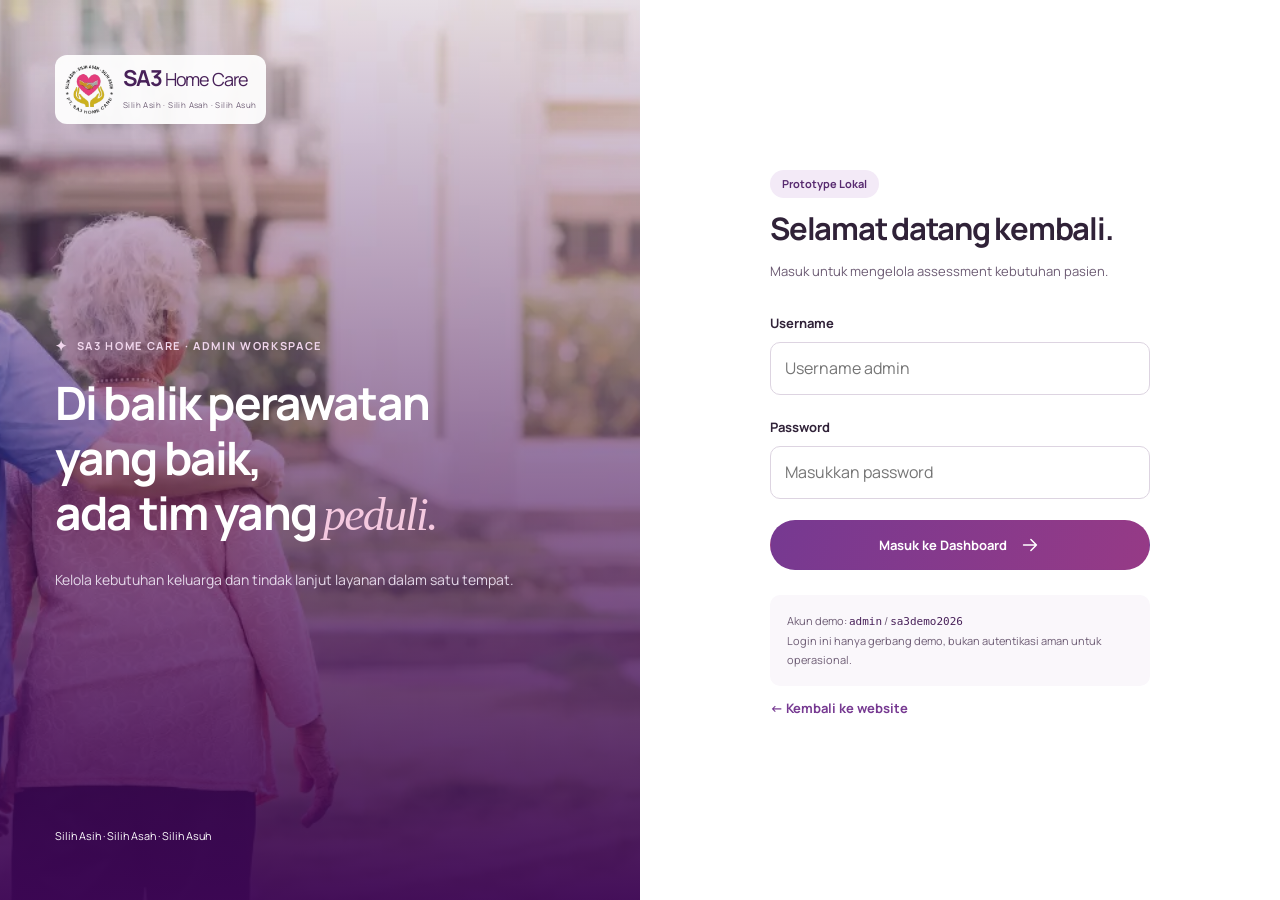
<file: admin/login.html>
<!DOCTYPE html>
<html lang="id"><head><meta charset="utf-8"><meta name="viewport" content="width=device-width, initial-scale=1"><meta name="theme-color" content="#582b70"><meta name="description" content="SA3 Home Care — layanan dokter, perawat, dan pendamping lansia di rumah. Kami Ada Sepenuh Hati Untuk Anda."><meta name="robots" content="noindex,nofollow"><title>Login Admin | SA3 Home Care</title><link rel="icon" href="/assets/images/logo.png"><link rel="preload" href="/assets/fonts/manrope.ttf" as="font" type="font/ttf" crossorigin><link rel="stylesheet" href="/css/reset.css"><link rel="stylesheet" href="/css/tokens.css"><link rel="stylesheet" href="/css/base.css"><link rel="stylesheet" href="/css/components.css"><link rel="stylesheet" href="/css/public.css"><link rel="stylesheet" href="/css/assessment.css"><link rel="stylesheet" href="/css/admin.css"><link rel="stylesheet" href="/css/responsive.css"><link rel="stylesheet" href="/css/navigation.css"></head>
<body data-page="login" class="admin-page"><a class="skip-link" href="#main-content">Lewati ke konten</a><main id="main-content"><div class="loading-state">Memuat SA3 Home Care…</div></main><noscript><p class="noscript">Aktifkan JavaScript untuk menggunakan website dan assessment SA3 Home Care. Hubungi 0823 1919 9534 untuk informasi layanan.</p></noscript><script type="module" src="/js/admin-auth.js"></script></body></html>
</file>
<file: css/tokens.css>
@font-face{font-family:Manrope;src:url('../assets/fonts/manrope.ttf') format('truetype');font-weight:400;font-display:swap}
@font-face{font-family:Manrope;src:url('../assets/fonts/manrope-bold.ttf') format('truetype');font-weight:600 800;font-display:swap}
:root{--brand-900:#482159;--brand-800:#582b70;--brand-700:#763991;--brand-600:#9751ac;--brand-100:#f3eaf7;--accent-500:#df398a;--ink-900:#302238;--ink-700:#6d5c74;--surface:#fff;--surface-soft:#faf7fb;--border:#e9dfea;--danger:#c64545;--warning:#996014;--success:#198754;--radius:22px;--shadow:0 12px 40px #39194710;--max-width:1200px}
</file>
<file: css/base.css>
html{scroll-behavior:smooth;scroll-padding-top:110px}
body{font-family:Manrope,Arial,sans-serif;font-size:15px;line-height:1.7;color:var(--ink-900);background:var(--surface)}
::selection{background:#ddc4e7}
h1,h2,h3,h4{line-height:1.2;letter-spacing:-.04em}
h1{font-size:clamp(38px,4.4vw,65px);font-weight:600}
h2{font-size:clamp(30px,3.1vw,43px);font-weight:600}
h3{font-size:21px;font-weight:700}
p{color:var(--ink-700)}
h1 em,h2 em{font-family:Georgia,serif;font-weight:400;color:var(--brand-700)}
.container{width:min(var(--max-width),calc(100% - 80px));margin-inline:auto}
.section{padding-block:90px}
.soft{background:var(--surface-soft)}
.icon{width:22px;height:22px;vertical-align:middle}
.eyebrow{font-size:11px;letter-spacing:.15em;font-weight:800;color:var(--brand-700);display:inline-flex;align-items:center;gap:8px;margin-bottom:17px}
.eyebrow::before{content:'✦';font-size:14px}
.section-heading{max-width:620px;margin:0 auto 42px;text-align:center}
.section-heading p{margin-top:20px}
.section-heading.left{margin:0;max-width:600px;text-align:left}
.section-top{display:flex;align-items:end;justify-content:space-between;gap:25px;margin-bottom:35px}
.muted{color:var(--ink-700)}
.small{font-size:12px}
.grid-3{display:grid;grid-template-columns:repeat(3,minmax(0,1fr));gap:22px}
.grid-2{display:grid;grid-template-columns:repeat(2,minmax(0,1fr));gap:24px}
.actions{display:flex;flex-wrap:wrap;align-items:center;gap:12px}
.stack{display:grid;gap:22px}
.skip-link{position:fixed;top:-100px;left:20px;z-index:200;background:white;padding:10px}
.skip-link:focus{top:5px}
:focus-visible{outline:3px solid #c19627;outline-offset:4px}
.text-link{font-weight:700;color:var(--brand-700);display:inline-flex;align-items:center;gap:10px;min-height:44px}
.text-link:hover{gap:15px}
.content-copy p+p{margin-top:20px}
.content-copy h2{margin-bottom:24px}
.content-copy h3{margin:25px 0 12px}
.content-copy a{text-decoration:underline;color:var(--brand-700)}
.empty-state{text-align:center;padding:60px 25px}
.empty-state>.icon{height:45px;width:45px;color:var(--brand-700);margin-bottom:16px}
.empty-state p{margin:15px 0 22px}
.noscript{padding:20px;background:#fff1d7}
.loading-state{padding:80px;text-align:center}
</file>
<file: css/components.css>
.btn{display:inline-flex;align-items:center;justify-content:center;gap:12px;min-height:48px;padding:13px 23px;border:1px solid transparent;border-radius:100px;font-size:13px;font-weight:700;background:var(--brand-700);color:white;transition:background .2s,transform .2s}
.btn:hover{background:var(--brand-900);transform:translateY(-2px)}
.btn:active{transform:translateY(0)}
.btn-white{background:#fff;color:var(--brand-900)}
.btn-white:hover{background:#f1e7f5}
.btn-outline{background:transparent;border-color:#ffffff65;color:#fff}
.btn-outline:hover{background:#ffffff18}
.btn-light{background:#fff;border-color:var(--border);color:var(--ink-900)}
.btn-light:hover{background:var(--brand-100)}
.btn-danger{background:var(--danger);color:white}
.btn-danger:hover{background:#a33232}
.icon-button{width:44px;height:44px;display:inline-grid;place-items:center;border:1px solid var(--border);background:white;border-radius:12px}
.icon-button:hover{background:var(--brand-100)}
.card{background:white;border:1px solid var(--border);border-radius:var(--radius);padding:28px;min-width:0}
.icon-box{width:48px;height:48px;border-radius:14px;background:var(--brand-100);color:var(--brand-700);display:grid;place-items:center;margin-bottom:20px}
.tag{display:inline-flex;padding:5px 12px;background:var(--brand-100);border-radius:50px;font-size:11px;color:var(--brand-800);font-weight:700}
.form-field{display:flex;flex-direction:column;gap:8px;font-size:13px;font-weight:700;min-width:0}
.form-field input,.form-field select,.form-field textarea,.input{border:1px solid #ddd4e1;background:white;border-radius:10px;padding:12px 14px;min-height:48px;color:var(--ink-900);width:100%;font-size:16px;font-weight:400}
.form-field textarea{min-height:108px;resize:vertical}
.form-field input:focus,.form-field select:focus,.form-field textarea:focus{outline:2px solid var(--brand-600);outline-offset:1px}
.form-field small{font-weight:400;color:var(--ink-700);font-size:12px}
.field-error{color:var(--danger);font-size:12px;min-height:0}
.form-field [aria-invalid=true]{border-color:var(--danger)}
.full-width{grid-column:1/-1}
.check-label{display:flex;align-items:flex-start;gap:12px;cursor:pointer;font-size:14px;min-height:44px;padding:10px 0}
.check-label input{width:19px;height:19px;flex:0 0 19px;margin:3px 0 0;accent-color:var(--brand-700)}
.callout{display:flex;gap:12px;padding:17px 21px;border:1px solid #e8dcc5;background:#fcf8ef;border-radius:12px;font-size:12px;color:#715422;line-height:1.7}
.callout.info{background:var(--brand-100);border-color:#dfcde6;color:var(--brand-900)}
.toast{position:fixed;bottom:28px;left:50%;transform:translateX(-50%);padding:15px 24px;border-radius:12px;background:var(--brand-900);color:white;z-index:200;box-shadow:var(--shadow);width:max-content;max-width:calc(100% - 32px)}
.toast.error{background:#9a3232}
.confirm-dialog{border:0;border-radius:22px;max-width:480px;width:calc(100% - 32px);padding:32px;box-shadow:var(--shadow)}
.confirm-dialog::backdrop{background:#290b3680;backdrop-filter:blur(3px)}
.confirm-dialog h2{font-size:26px}
.confirm-dialog p{margin:15px 0 25px}
.confirm-dialog .actions{justify-content:end;margin-top:25px}
.status-chip{display:inline-flex;gap:6px;align-items:center;background:#f0e8f4;color:#5c157b;padding:5px 10px;font-size:11px;font-weight:700;border-radius:6px;white-space:nowrap}
.status-chip span{height:5px;width:5px;border-radius:50%;background:currentColor}
.status-1{background:#eef0fd;color:#5c63b0}
.status-2{background:#fff4de;color:#98620b}
.status-3{background:#e8f1fd;color:#426ca5}
.status-4{background:#e6f5eb;color:#228148}
.status-5{background:#fbecec;color:#b54f4f}
.summary-group h3{font-size:17px;padding-bottom:13px;margin-bottom:16px;border-bottom:1px solid var(--border)}
.summary-group dl{margin:0;display:grid;grid-template-columns:1fr 1fr;gap:15px}
.summary-group dt{font-size:11px;color:var(--ink-700)}
.summary-group dd{margin:4px 0 0;font-size:14px;white-space:pre-wrap;overflow-wrap:anywhere}
.summary-group{min-width:0}
.summary-group+.summary-group{margin-top:28px}
</file>
<file: css/public.css>
.top-strip{height:33px;background:var(--brand-900);color:#ebe1ef;font-size:10px;letter-spacing:.03em}
.top-strip .container{display:flex;justify-content:space-between;align-items:center;height:100%}
.top-strip a{margin-left:22px}
.site-header{height:91px;background:#fffffffa;position:sticky;top:0;z-index:40;border-bottom:1px solid #ece7ee;backdrop-filter:blur(12px)}
.navbar{height:100%;display:flex;align-items:center;justify-content:space-between;gap:25px}
.brand{display:flex;align-items:center;gap:9px;flex-shrink:0}
.brand img{width:49px;height:49px;object-fit:contain}
.brand strong{font-size:22px;letter-spacing:-.05em;display:block;line-height:1.2;color:var(--brand-900)}
.brand strong span{font-weight:500;font-size:18px}
.brand small{font-size:8px;letter-spacing:.05em;color:var(--ink-700)}
.nav-links{display:flex;align-items:center;gap:30px}
.nav-links>a{font-size:12px;font-weight:600;position:relative;padding-block:16px}
.nav-links>a.active{color:var(--brand-700)}
.nav-links>a.active::after{content:'';width:5px;height:5px;border-radius:50%;background:var(--brand-700);position:absolute;bottom:4px;left:50%}
.nav-links>a:hover{color:var(--brand-600)}
.nav-phone{display:flex;align-items:center;gap:10px;color:var(--brand-700);border-left:1px solid var(--border);padding-left:24px}
.nav-phone small{font-size:9px;display:block;font-weight:600}
.nav-phone strong{font-size:12px;display:block}
.menu-toggle{display:none}
.hero-wrap{padding:22px 24px 0}
.hero{position:relative;isolation:isolate;min-height:605px;display:flex;align-items:center;border-radius:24px;overflow:hidden;background:var(--brand-900)}
.hero-image{position:absolute;inset:0;width:100%;height:100%;object-fit:cover;object-position:center 45%;z-index:-2}
.hero::after{content:'';position:absolute;inset:0;background:linear-gradient(90deg,#3d0655f7 0%,#460661e8 28%,#4c09698c 53%,#430a5b08 80%),linear-gradient(0deg,#3d06554a,transparent 35%);z-index:-1}
.hero .container{padding-block:65px}
.hero-content{max-width:650px}
.hero-badge{display:inline-flex;align-items:center;gap:9px;border:1px solid #ffffff40;background:#ffffff0e;color:#f0e5f4;border-radius:30px;padding:6px 13px;font-size:10px;letter-spacing:.035em;margin-bottom:26px}
.hero-badge span{height:6px;width:6px;background:#c9a5d8;border-radius:50%}
.hero h1{font-size:clamp(38px,4.15vw,60px);color:white;line-height:1.13;letter-spacing:-.045em}
.hero h1 em{color:#decce6}
.hero p{max-width:415px;color:#eae0ee;font-size:14px;margin:23px 0 30px;line-height:1.9}
.hero .btn{font-size:12px;min-height:49px}
.hero-bottom{margin-top:39px;display:flex;align-items:center;gap:12px;color:white;font-size:10px}
.hero-bottom .icon{width:32px;height:32px;padding:6px;border:1px solid #ffffff50;border-radius:50%}
.hero-bottom span{display:block;color:#dcd0e1;font-size:9px}
.hero-note{position:absolute;right:38px;bottom:35px;background:#ffffffec;backdrop-filter:blur(12px);padding:17px 22px;border-radius:15px;display:flex;align-items:center;gap:14px;box-shadow:var(--shadow)}
.hero-note .icon-box{margin:0;width:39px;height:39px;border-radius:50%}
.hero-note strong{display:block;font-size:12px}
.hero-note small{font-size:10px;color:var(--ink-700)}
.trust-strip{display:grid;grid-template-columns:repeat(4,1fr);padding:30px 0;border-bottom:1px solid var(--border)}
.trust-item{display:flex;gap:15px;justify-content:center;align-items:center;border-right:1px solid var(--border)}
.trust-item:last-child{border:0}
.trust-item>.icon{color:var(--brand-700);width:27px;height:27px}
.trust-item strong{display:block;font-size:13px}
.trust-item small{display:block;font-size:10px;color:var(--ink-700)}
.why-visual{height:405px;position:relative;border-radius:22px;overflow:hidden;display:flex;align-items:end;padding:22px}
.why-visual>img{position:absolute;inset:0;width:100%;height:100%;object-fit:cover;object-position:center 55%}
.why-visual::after{content:'';position:absolute;inset:0;background:linear-gradient(0deg,#3d0655bb,transparent 80%)}
.why-cards{position:relative;z-index:1;display:grid;grid-template-columns:repeat(3,1fr);gap:15px;width:100%}
.why-cards .card{padding:22px;border:0;border-radius:14px}
.why-cards .icon-box{width:37px;height:37px;border-radius:8px;margin-bottom:12px}
.why-cards h3{font-size:16px;letter-spacing:-.025em}
.why-cards p{font-size:12px;margin-top:8px}
.service-card{display:flex;flex-direction:column;padding:25px;border-radius:18px;background:#fff;border:1px solid var(--border);transition:box-shadow .2s,transform .2s}
.service-card:hover{transform:translateY(-4px);box-shadow:var(--shadow)}
.service-card .service-top{display:flex;justify-content:space-between;align-items:start}
.service-card .service-no{font-size:11px;color:#a394aa}
.service-card h3{font-size:18px;margin:2px 0 12px;max-width:270px;line-height:1.5;letter-spacing:-.025em}
.service-card p{font-size:12px;flex:1}
.service-card .text-link{margin-top:16px;font-size:11px}
.service-card .text-link .icon{width:17px}
.service-footer{display:flex;justify-content:center;gap:8px;align-items:center;flex-wrap:wrap;margin-top:30px;font-size:12px}
.steps{display:grid;grid-template-columns:repeat(4,1fr);gap:30px;margin-top:45px}
.step-number{display:flex;align-items:center;gap:15px;margin-bottom:22px}
.step-number span{display:grid;place-items:center;width:43px;height:43px;background:var(--brand-100);border:1px solid #decce5;border-radius:50%;font-size:13px;color:var(--brand-700);flex-shrink:0}
.step-number::after{content:'';height:1px;flex:1;background:var(--border)}
.steps h3{font-size:16px;margin-bottom:12px}
.steps p{font-size:12px}
.cta-banner{border-radius:23px;background:radial-gradient(ellipse at 90% 100%,#74438955,transparent 60%),var(--brand-900);color:white;display:flex;align-items:center;justify-content:space-between;gap:35px;padding:43px 50px;position:relative;overflow:hidden}
.cta-banner h2{font-size:30px;max-width:530px}
.cta-banner p{color:#d7c8de;font-size:13px;margin-top:14px}
.cta-banner .eyebrow{color:#d4b9df}
.cta-banner .btn{flex-shrink:0}
.about-grid{display:grid;grid-template-columns:1fr 1fr;gap:70px;align-items:center}
.about-photo{position:relative;padding:0 25px 25px 0}
.about-photo>img{width:100%;height:440px;object-fit:cover;border-radius:22px}
.about-label{position:absolute;bottom:0;right:0;background:#eee6f1;border:7px solid white;border-radius:22px;padding:22px 30px}
.about-label strong{font-size:35px;color:var(--brand-900);display:block;line-height:1.2}
.about-label small{font-size:11px}
.about-copy>p{margin:22px 0;font-size:14px}
.values{display:grid;grid-template-columns:1fr 1fr;gap:13px;margin-bottom:20px}
.values span{font-size:12px;display:flex;gap:9px;align-items:center}
.values .icon{width:17px;color:var(--brand-700)}
.testimonial{padding:27px;background:white;border:1px solid var(--border);border-radius:18px}
.quote-mark{font-family:Georgia,serif;font-size:50px;height:44px;color:var(--brand-700);line-height:1}
.testimonial blockquote{margin:10px 0 22px;font-size:13px;line-height:1.9;color:var(--ink-700)}
.person{display:flex;align-items:center;gap:12px}
.avatar{display:grid;place-items:center;flex-shrink:0;width:39px;height:39px;border-radius:50%;color:var(--brand-800);background:var(--brand-100);font-size:12px;font-weight:700}
.person strong{display:block;font-size:12px}
.person small{display:block;font-size:10px;color:var(--ink-700)}
.coverage{display:grid;grid-template-columns:1fr 1fr;align-items:center;gap:70px}
.coverage p{margin:20px 0;font-size:14px}
.area-tags{display:flex;gap:10px;flex-wrap:wrap}
.area-tags span{border:1px solid var(--border);padding:8px 15px;border-radius:9px;font-size:12px}
.coverage-art{background:#f0eaf2;border-radius:24px;padding:45px;position:relative;overflow:hidden}
.coverage-art .island{font-family:Georgia,serif;font-style:italic;font-size:56px;color:var(--brand-800);line-height:1.3}
.coverage-art small{font-size:11px}
.coverage-art .icon{width:38px;height:38px;margin-bottom:15px;color:var(--brand-700)}
.blog-card{border:1px solid var(--border);padding:10px;border-radius:18px;background:white;overflow:hidden}
.blog-card img{width:100%;height:205px;object-fit:cover;border-radius:12px}
.blog-body{padding:20px 14px 13px}
.blog-meta{display:flex;justify-content:space-between;color:var(--brand-700);font-size:9px;letter-spacing:.07em;margin-bottom:15px}
.blog-card h3{font-size:18px;line-height:1.5;letter-spacing:-.03em}
.blog-card p{font-size:12px;margin-top:10px}
.blog-card .text-link{font-size:11px;margin-top:10px}
.contact-band{background:#f0eaf3;padding:53px 0}
.contact-band .container{display:flex;align-items:center;justify-content:space-between;gap:30px}
.contact-band h2{font-size:31px}
.contact-band p{font-size:13px;margin-top:12px}
.footer{background:#fbfafc;padding:55px 0 0}
.footer-grid{display:grid;grid-template-columns:1.6fr 1fr 1fr 1.4fr;gap:45px;padding-bottom:45px}
.footer-brand p{font-size:12px;margin-top:20px;max-width:260px}
.footer h3{font-size:12px;letter-spacing:0;margin-bottom:18px}
.footer a:not(.brand){font-size:12px;display:block;color:var(--ink-700);margin-bottom:10px}
.footer a:hover{color:var(--brand-700)}
.footer p{font-size:12px}
.footer-bottom{border-top:1px solid var(--border);padding:20px 0;display:flex;justify-content:space-between;font-size:10px;color:var(--ink-700)}
.footer-bottom a{font-size:10px!important;margin:0!important}
.floating-wa{position:fixed;bottom:22px;right:24px;z-index:35;background:var(--brand-700);border:4px solid #fff;border-radius:50%;width:57px;height:57px;display:grid;place-items:center;color:white;box-shadow:0 5px 25px #36094933}
.floating-wa:hover{background:var(--brand-900);transform:translateY(-3px)}
.page-hero{text-align:center;background:var(--surface-soft);padding:65px 24px}
.page-hero h1{font-size:46px}
.page-hero p{max-width:600px;margin:20px auto 0;font-size:14px}
.page-hero .eyebrow{margin-bottom:14px}
.service-search{max-width:560px;margin:0 auto 35px}
.contact-card .icon-box{margin-top:10px}
.contact-card h3{margin-bottom:12px}
.contact-card p{margin-bottom:15px}
.contact-card a{overflow-wrap:anywhere}
.article{max-width:800px;margin:auto}
.article>img{width:100%;height:340px;object-fit:cover;border-radius:20px;margin-bottom:30px}
.article h1{font-size:40px;margin:15px 0 25px}
.article p{margin:20px 0}
.article li{margin:15px 0}
.article h2{font-size:26px;margin-top:35px}
</file>
<file: css/navigation.css>
/* Native dialog makes the rest of the page inert and contains keyboard focus. */
.mobile-menu-open { overflow: hidden; }
.mobile-nav-dialog {
  position: fixed;
  inset: 0 0 0 auto;
  margin: 0;
  border: 0;
  width: min(390px, 90vw);
  max-width: none;
  height: 100dvh;
  max-height: none;
  padding: 0;
  overflow-y: auto;
  overscroll-behavior: contain;
  background: #fff;
  color: var(--ink-900);
  box-shadow: -20px 0 70px #30223825;
  transform: translateX(102%);
  opacity: 0;
  transition: transform .3s cubic-bezier(.22,.8,.25,1), opacity .3s ease;
}
.mobile-nav-dialog[open] { display: flex; flex-direction: column; }
.mobile-nav-dialog.is-open { transform: translateX(0); opacity: 1; }
.mobile-nav-dialog::backdrop { background: #23102f75; backdrop-filter: blur(5px); }
.mobile-nav-head { padding: 23px 20px; display: flex; align-items: center; justify-content: space-between; gap: 8px; border-bottom: 1px solid var(--border); }
.mobile-nav-head .brand { gap: 6px; }
.mobile-nav-head .brand img { width: 37px; height: 37px; }
.mobile-nav-head .brand strong { font-size: 19px; }
.mobile-nav-head .brand strong span { font-size: 14px; }
.mobile-nav-head .brand small { font-size: 6px; }
.mobile-nav-close { flex-shrink: 0; border: 0; background: var(--surface-soft); border-radius: 50%; }
.mobile-nav-intro { padding: 25px 25px 18px; background: linear-gradient(125deg,#fcf6fb,#f4edf8); }
.mobile-nav-intro .eyebrow { font-size: 9px; color: var(--brand-700); margin-bottom: 10px; }
.mobile-nav-intro h2 { font-size: 30px; line-height: 1.15; }
.mobile-nav-intro h2 em { color: #b82d70; }
.mobile-nav-intro p { font-size: 11px; margin-top: 12px; }
.mobile-nav-links { display: grid; gap: 5px; padding: 18px; }
.mobile-nav-links a { display: flex; align-items: center; gap: 13px; padding: 12px; min-height: 54px; font-size: 14px; font-weight: 600; border-radius: 13px; transition: background .2s, color .2s; }
.mobile-nav-links a:hover { background: var(--surface-soft); }
.mobile-nav-links a[aria-current=page] { color: var(--brand-800); background: linear-gradient(100deg,#f0e4f6,#fdf0f7); }
.mobile-nav-links a>.icon { margin-left: auto; width: 17px; height: 17px; color: #9e84a7; }
.mobile-nav-icon { width: 30px; height: 30px; display: grid; place-items: center; color: var(--brand-700); }
.mobile-nav-icon .icon { width: 21px; height: 21px; }
.mobile-nav-bottom { margin-top: auto; padding: 0 22px max(23px,env(safe-area-inset-bottom)); }
.mobile-nav-care { padding: 20px; border: 1px solid #ecdfed; border-radius: 17px; background: linear-gradient(135deg,#f9f2fb,#fff3f8); }
.mobile-nav-care .icon-box { width: 34px; height: 34px; background: #f9deed; color: #bb337b; margin-bottom: 12px; }
.mobile-nav-care strong { display: block; font-size: 14px; }
.mobile-nav-care p { font-size: 11px; margin: 7px 0 15px; }
.mobile-nav-care .btn { width: 100%; font-size: 11px; padding-inline: 10px; }
.mobile-nav-care .btn .icon { width: 17px; }
.mobile-nav-whatsapp { display: flex; justify-content: center; align-items: center; gap: 10px; min-height: 50px; font-size: 12px; margin-top: 12px; color: var(--ink-900); }
.mobile-nav-whatsapp>.icon:last-child { width: 15px; }
.mobile-nav-bottom>small { display: block; text-align: center; font-size: 9px; color: var(--ink-700); }
.mobile-nav-whatsapp .whatsapp-icon,.nav-phone .whatsapp-icon { width: 27px; height: 27px; }
.whatsapp-icon { object-fit: contain; flex-shrink: 0; }
.floating-wa { background: #fff; }
.floating-wa:hover { background: #f7f7f7; }
.floating-wa .whatsapp-icon { width: 36px; height: 36px; }
.hero-badge span { background: #f091c0; }
.hero h1 em { color: #f5c9e0; }
.cta-banner { background: radial-gradient(ellipse at 95% 100%,#df398a60,transparent 65%),var(--brand-900); }
.btn:not(.btn-white,.btn-light,.btn-outline,.btn-danger) { background: linear-gradient(110deg,var(--brand-700),#963a86); }
.btn:not(.btn-white,.btn-light,.btn-outline,.btn-danger):hover { background: var(--brand-900); }
.admin-sidebar-close { display: none; }
@media(max-width:1023px) {
  .nav-links,.nav-links.is-open { display: none; }
  .menu-toggle { border-color: var(--border); color: var(--brand-800); background: #fcf9fd; }
  .admin-sidebar { left: auto; right: 0; transform: translateX(102%); transition: transform .3s cubic-bezier(.22,.8,.25,1); border-right: 0; border-left: 1px solid var(--border); width: min(320px,90vw); box-shadow: -15px 0 60px #30223820; padding-top: 75px; }
  .admin-sidebar.is-open { transform: translateX(0); }
  .admin-sidebar-close { display: grid; position: absolute; top: 18px; right: 20px; border-radius: 50%; }
  .drawer-backdrop.is-open { background: #23102f75; backdrop-filter: blur(4px); }
}
@media(max-width:359px) {
  .mobile-nav-head { padding: 18px 13px; }
  .mobile-nav-head .brand img { width: 33px; height: 33px; }
  .mobile-nav-head .brand strong { font-size: 17px; }
  .mobile-nav-head .brand strong span { font-size: 12px; }
  .mobile-nav-intro { padding: 22px 20px 17px; }
  .mobile-nav-bottom { padding-inline: 17px; }
}
@media(prefers-reduced-motion:reduce) { .mobile-nav-dialog,.admin-sidebar { transition: none; } }
</file>
<file: css/assessment.css>
.assessment-page{background:var(--surface-soft)}
.assessment-intro{text-align:center;padding:45px 0 30px}
.assessment-intro h1{font-size:37px}
.assessment-intro p{font-size:13px;margin-top:14px}
.assessment-container{max-width:1070px;margin:auto;padding:0 30px 70px}
.assessment-layout{display:grid;grid-template-columns:245px 1fr;gap:25px;margin-top:25px;align-items:start}
.wizard-sidebar{background:var(--brand-900);border-radius:20px;padding:28px;color:white}
.wizard-sidebar h2{font-size:18px;margin-bottom:25px}
.wizard-steps{list-style:none;margin:0;padding:0}
.wizard-steps li{display:flex;align-items:center;gap:12px;margin-bottom:25px;color:#c5b4cd;font-size:12px}
.wizard-steps li span{display:grid;place-items:center;width:29px;height:29px;border:1px solid #93789f;border-radius:50%;font-size:11px;flex-shrink:0}
.wizard-steps li.current{color:white;font-weight:700}
.wizard-steps li.current span{background:#e6d6ed;color:var(--brand-900);border-color:#e6d6ed}
.wizard-steps li.done span{background:#ffffff1c;color:white}
.wizard-help{border-top:1px solid #ffffff20;padding-top:22px;margin-top:25px}
.wizard-help p{color:#cfc0d6;font-size:11px;margin-bottom:14px}
.wizard-help a{font-size:12px;display:flex;gap:8px;align-items:center}
.form-card{background:white;border:1px solid var(--border);padding:33px;border-radius:20px}
.form-card h2{font-size:25px}
.form-description{font-size:12px;margin:10px 0 27px}
.form-card .grid-2{gap:20px}
.form-heading{display:flex;justify-content:space-between;align-items:center;margin-bottom:13px}
.form-heading span{font-size:10px;color:var(--brand-700);font-weight:700}
.progress-track{background:#f1edf2;height:4px;border-radius:5px;margin-bottom:27px;overflow:hidden}
.progress-track span{display:block;background:var(--brand-700);height:100%;transition:width .3s}
.wizard-actions{border-top:1px solid var(--border);padding-top:24px;margin-top:28px;display:flex;justify-content:space-between;gap:15px}
.form-save-note{margin-top:20px;text-align:center;font-size:10px;color:var(--ink-700)}
.choice-group{border:0;padding:0;margin:0;min-width:0}
.choice-group legend{font-size:13px;font-weight:700;margin-bottom:10px}
.choice-grid{display:grid;grid-template-columns:1fr 1fr;gap:9px}
.choice-grid .check-label{border:1px solid var(--border);border-radius:9px;padding:11px;font-size:12px;align-items:center}
.choice-grid .check-label:has(input:checked){border-color:var(--brand-700);background:var(--brand-100)}
.form-error{font-size:12px;color:var(--danger);margin:0 0 20px}
.form-error:empty{display:none}
.consent-section{border-top:1px solid var(--border);margin-top:25px;padding-top:15px}
.consent-section .check-label{font-size:12px}
.success-container{max-width:820px;padding:55px 25px 75px;margin:auto}
.success-header{text-align:center;margin-bottom:35px}
.success-icon{width:72px;height:72px;border-radius:50%;background:#deeee4;display:grid;place-items:center;color:var(--success);margin:0 auto 22px}
.success-icon .icon{width:32px;height:32px}
.success-header h1{font-size:35px}
.success-header p{margin:18px auto;max-width:520px;font-size:14px}
.success-header .tag{font-size:13px}
.success-actions{margin-top:25px;display:grid;gap:12px;text-align:center}
.success-actions p{font-size:11px}
.summary-raw{white-space:pre-wrap;overflow-wrap:anywhere;font-family:inherit;font-size:12px;padding:15px;background:var(--surface-soft);border-radius:10px}
.success-container details{margin-top:25px;font-size:13px}
.success-container summary{cursor:pointer;min-height:44px}
</file>
<file: css/admin.css>
.admin-page{background:#f9f6fa;font-size:13px}
.admin-sidebar{position:fixed;left:0;top:0;bottom:0;width:248px;background:white;border-right:1px solid #ebe4ee;padding:27px 19px;z-index:60;display:flex;flex-direction:column}
.admin-sidebar .brand{padding:0 5px 30px}
.admin-sidebar .brand img{width:40px;height:40px}
.admin-sidebar .brand strong{font-size:19px}
.admin-sidebar .brand strong span{font-size:15px}
.sidebar-label{font-size:9px;color:#998b9f;letter-spacing:.12em;margin:25px 15px 13px}
.admin-nav{display:grid;gap:8px}
.admin-nav a,.admin-nav button{display:flex;align-items:center;gap:12px;padding:13px 15px;border:0;border-radius:9px;background:transparent;color:#726279;font-size:12px;text-align:left;min-height:46px}
.admin-nav .icon{width:19px;height:19px}
.admin-nav a.active{background:#efe7f2;color:var(--brand-800);font-weight:700;box-shadow:inset 3px 0 var(--brand-700)}
.admin-nav a:hover,.admin-nav button:hover{background:var(--surface-soft)}
.sidebar-bottom{margin-top:auto;border-top:1px solid var(--border);padding-top:20px}
.prototype-label{padding:13px 15px;border:1px solid var(--border);border-radius:10px;display:flex;gap:9px;align-items:center;font-size:10px;color:#84758a}
.prototype-label span{background:#9969ad;width:6px;height:6px;border-radius:50%}
.admin-body{margin-left:248px;min-width:0}
.admin-topbar{height:83px;padding:0 35px;border-bottom:1px solid #ebe4ee;background:#fff;display:flex;justify-content:space-between;align-items:center;gap:15px}
.admin-breadcrumb{color:#988b9e;font-size:11px}
.admin-breadcrumb strong{color:var(--ink-900);font-weight:500;margin-left:12px}
.admin-user{display:flex;align-items:center;gap:12px}
.admin-user>div>strong{font-size:11px;display:block}
.admin-user small{font-size:9px;color:#8b7a92;display:block}
.admin-user .avatar{background:#ebe5ee}
.admin-main{padding:30px 35px 50px;max-width:1600px;margin:auto}
.admin-title{display:flex;justify-content:space-between;align-items:center;gap:20px;margin-bottom:28px}
.admin-title h1{font-size:27px;letter-spacing:-.04em}
.admin-title p{font-size:11px;margin-top:7px}
.admin-title .btn{border-radius:9px;font-size:11px;min-height:42px}
.date-label{display:flex;align-items:center;gap:9px;background:white;border:1px solid var(--border);border-radius:8px;padding:10px 13px;font-size:10px}
.date-label .icon{width:16px}
.kpi-grid{display:grid;grid-template-columns:repeat(4,1fr);gap:18px;margin-bottom:24px}
.kpi-card{background:white;border:1px solid #e8e1eb;border-radius:13px;padding:21px}
.kpi-card-top{display:flex;align-items:center;justify-content:space-between;gap:8px}
.kpi-card .icon-box{height:33px;width:33px;border-radius:9px;margin:0}
.kpi-card .icon-box .icon{width:17px}
.kpi-card .mini-tag{font-size:9px;background:var(--brand-100);color:var(--brand-700);padding:3px 7px;border-radius:5px}
.kpi-card p{font-size:11px;margin-top:16px}
.kpi-card strong{font-size:29px;display:block;line-height:1.3;margin:6px 0}
.kpi-card small{font-size:9px;color:#97879e}
.dashboard-grid{display:grid;grid-template-columns:minmax(0,1fr) 285px;gap:22px}
.admin-card{background:white;border:1px solid #e8e1eb;border-radius:13px;min-width:0;overflow:hidden}
.admin-card-header{display:flex;justify-content:space-between;align-items:center;padding:22px;gap:15px}
.admin-card-header h2{font-size:15px;letter-spacing:-.025em}
.admin-card-header p{font-size:10px;margin-top:5px}
.admin-card-header .text-link{font-size:10px}
.table-wrap{padding:0 16px 16px;overflow:auto}
.data-table{width:100%;border-collapse:collapse;text-align:left;font-size:10px;white-space:normal}
.data-table th{background:#f9f7fa;color:#908296;font-size:9px;font-weight:500;padding:12px 10px;white-space:nowrap}
.data-table td{border-bottom:1px solid #f1edf2;padding:16px 10px;vertical-align:middle}
.data-table tr:last-child td{border-bottom:0}
.data-table td strong{font-size:10px;display:block}
.data-table td small{font-size:8px;display:block;color:#938599;margin-top:4px}
.data-table .person{gap:9px}
.data-table .avatar{width:29px;height:29px;font-size:9px}
.data-table .icon-button{width:44px;height:44px;border:0;background:transparent}
.data-table .icon{width:16px}
.data-table .status-chip{font-size:9px;padding:4px 7px}
.data-table .service-cell{max-width:145px}
.chart-body{padding:0 24px 24px}
.donut{width:153px;height:153px;margin:9px auto 25px;border-radius:50%;display:grid;place-items:center}
.donut-inner{width:120px;height:120px;border-radius:50%;background:white;display:flex;flex-direction:column;align-items:center;justify-content:center}
.donut-inner strong{font-size:28px;line-height:1.3}
.donut-inner small{font-size:9px;color:#95869b}
.chart-legend{display:grid;gap:13px}
.legend-row{display:flex;align-items:center;gap:9px;font-size:10px;color:#7b6b82}
.legend-row i{width:7px;height:7px;border-radius:50%;background:var(--color)}
.legend-row strong{margin-left:auto;color:var(--ink-900)}
.bottom-grid{display:grid;grid-template-columns:1.2fr 1fr;gap:22px;margin-top:22px}
.service-chart{padding:0 24px 24px;display:grid;gap:17px}
.bar-label{display:flex;justify-content:space-between;font-size:10px;margin-bottom:8px}
.bar-track{height:7px;background:#f3eff4;border-radius:6px;overflow:hidden}
.bar-track span{display:block;height:100%;border-radius:6px;background:#966aa9}
.quick-links{padding:0 24px 24px;display:grid;gap:12px}
.quick-link{border:1px solid #e8e4ea;padding:13px;border-radius:9px;display:flex;gap:12px;align-items:center;font-size:11px}
.quick-link .icon{color:var(--brand-700);width:18px}
.quick-link>.icon:last-child{margin-left:auto}
.quick-link small{display:block;color:#8e8392;font-size:9px;margin-top:3px}
.quick-link:hover{background:var(--surface-soft)}
.admin-footnote{margin-top:22px;display:flex;align-items:center;gap:7px;color:#968b9b;font-size:9px}
.filters{padding:20px;display:grid;grid-template-columns:2fr 1fr 1fr 1fr;gap:12px;border-bottom:1px solid var(--border)}
.filters .form-field{font-size:10px;gap:5px}
.filters input,.filters select{font-size:12px;padding:9px 10px;min-height:44px}
.filter-bottom{grid-column:1/-1;display:flex;gap:12px;align-items:end;flex-wrap:wrap}
.filter-bottom .form-field{max-width:180px}
.filter-bottom .btn{font-size:10px;min-height:44px;padding:8px 16px;border-radius:8px}
.results-count{padding:16px 22px;font-size:11px;color:#83728a}
.mobile-patients{display:none}
.detail-layout{display:grid;grid-template-columns:minmax(0,1fr) 310px;gap:22px;align-items:start}
.detail-layout .card{border-radius:13px}
.detail-heading{display:flex;align-items:center;gap:16px;margin-bottom:25px}
.detail-heading .avatar{width:53px;height:53px;font-size:17px}
.detail-heading h2{font-size:23px}
.detail-heading p{font-size:10px;margin-top:5px}
.detail-actions{padding-top:20px;border-top:1px solid var(--border);margin-top:20px}
.detail-actions .btn{border-radius:9px;font-size:11px}
.timeline{list-style:none;padding:0;margin:20px 0 0}
.timeline li{position:relative;padding:0 0 20px 22px;border-left:1px solid var(--border);font-size:11px}
.timeline li::before{content:'';position:absolute;width:7px;height:7px;background:var(--brand-600);border:2px solid white;box-sizing:content-box;border-radius:50%;left:-6px;top:3px}
.timeline small{display:block;font-size:9px;color:#8c8191;margin-top:5px}
.settings-grid{max-width:900px;display:grid;gap:22px}
.settings-grid h2{font-size:19px}
.settings-grid p{font-size:12px;margin:12px 0 20px}
.settings-grid .form-field{max-width:460px}
.settings-grid .actions{margin-top:20px}
.login-page{min-height:100vh;display:grid;grid-template-columns:1fr 1fr;background:#fff}
.login-visual{position:relative;background:var(--brand-900);display:flex;flex-direction:column;justify-content:space-between;padding:55px;color:white;isolation:isolate}
.login-visual:before{content:'';position:absolute;inset:0;background:linear-gradient(0deg,#3d0655f5,#3d065520),url('../assets/images/hero.webp') center/cover;z-index:-1}
.login-visual h1{font-size:46px;max-width:440px}
.login-visual p{color:#e4d8e9;margin:25px 0;font-size:14px}
.login-visual .brand{background:#ffffffee;border-radius:12px;padding:10px;width:max-content}
.login-content{align-self:center;justify-self:center;width:min(380px,calc(100% - 48px));padding:45px 0}
.login-content h2{font-size:31px;margin:12px 0}
.login-content>p{font-size:13px;margin:0 0 30px}
.login-content form{display:grid;gap:21px}
.login-demo{margin-top:25px;padding:17px;background:var(--surface-soft);border-radius:10px;font-size:11px;color:var(--ink-700)}
.login-demo code{color:var(--brand-900)}
.drawer-backdrop{display:none}
</file>
<file: css/responsive.css>
html:not(.aos-ready) [data-aos]{opacity:1!important;transform:none!important}
@media(min-width:1600px){.hero-wrap{max-width:1570px;margin:auto}
}
@media(max-width:1200px){.container{width:calc(100% - 64px)}
.nav-links{gap:20px}
.nav-phone{padding-left:15px}
.brand strong{font-size:20px}
.brand strong span{font-size:16px}
.hero-content{max-width:520px}
.hero-note{right:25px}
.dashboard-grid{grid-template-columns:minmax(0,1fr) 250px}
.admin-main{padding:26px 24px}
.admin-sidebar{width:225px}
.admin-body{margin-left:225px}
.kpi-grid{gap:12px}
.kpi-card{padding:17px}
.data-table .person .avatar{display:none}
.detail-layout{grid-template-columns:minmax(0,1fr) 280px}
.filters{grid-template-columns:1fr 1fr}
.about-grid,.coverage{gap:40px}
.cta-banner{padding:35px}
.cta-banner h2{font-size:27px}
}
@media(max-width:1023px){.nav-links{position:absolute;top:100%;left:0;right:0;background:white;border-bottom:1px solid var(--border);padding:20px 32px;display:none;box-shadow:var(--shadow)}
.nav-links.is-open{display:flex;flex-direction:column;align-items:stretch;gap:0}
.nav-links>a{padding:14px}
.nav-links>a.active::after{left:auto;right:15px;bottom:22px}
.menu-toggle{display:inline-grid}
.nav-phone{margin-left:auto;border:0}
.hero-content{max-width:470px}
.hero h1{font-size:49px}
.hero-note{padding:12px;bottom:24px;right:24px}
.hero-note strong{font-size:10px}
.hero-note small{font-size:9px}
.hero-note .icon-box{width:31px;height:31px}
.hero{min-height:580px}
.hero::after{background:linear-gradient(90deg,#3d0655f5 0%,#460661dd 35%,#4c096970 70%,#430a5b25)}
.trust-item{gap:9px}
.trust-item strong{font-size:11px}
.trust-item small{font-size:9px}
.section{padding-block:65px}
.grid-3{gap:17px}
.service-card{padding:20px}
.service-card h3{font-size:16px}
.section-heading p{font-size:13px}
.why-cards .card{padding:17px}
.why-cards h3{font-size:14px}
.why-cards p{font-size:11px}
.about-photo>img{height:390px}
.about-label{padding:17px}
.about-label strong{font-size:28px}
.values{grid-template-columns:1fr}
.footer-grid{gap:25px;grid-template-columns:1.4fr 1fr 1fr}
.footer-grid>div:last-child{grid-column:1/-1;display:flex;align-items:start;justify-content:space-between;gap:20px}
.footer-grid>div:last-child h3{display:none}
.steps{gap:20px}
.cta-banner{gap:25px}
.cta-banner h2{font-size:25px}
.cta-banner .btn{font-size:11px;padding-inline:18px}
.admin-sidebar{transform:translateX(-100%);transition:transform .2s;width:248px}
.admin-sidebar.is-open{transform:translateX(0)}
.admin-body{margin:0}
.admin-topbar{padding:0 25px;height:72px}
.admin-breadcrumb{margin-right:auto}
.drawer-backdrop.is-open{display:block;position:fixed;inset:0;z-index:50;border:0;background:#2c0a3b66}
.drawer-open{overflow:hidden}
.kpi-grid{grid-template-columns:repeat(4,1fr)}
.login-visual{padding:35px}
.login-visual h1{font-size:38px}
.assessment-layout{grid-template-columns:210px 1fr}
.wizard-sidebar{padding:23px}
.form-card{padding:26px}
.coverage-art{padding:30px}
.coverage-art .island{font-size:43px}
}
@media(max-width:767px){.container{width:calc(100% - 40px)}
.top-strip{height:28px}
.top-strip .container{justify-content:center}
.top-strip .container>span:last-child{display:none}
.site-header{height:77px}
.brand img{width:42px;height:42px}
.brand strong{font-size:20px}
.brand strong span{font-size:16px}
.brand small{font-size:7px}
.nav-phone{display:none}
.hero-wrap{padding:12px 12px 0}
.hero{min-height:680px;border-radius:18px;align-items:start}
.hero .container{padding-top:36px;padding-bottom:220px;width:calc(100% - 42px)}
.hero h1{font-size:clamp(35px,7.8vw,53px);line-height:1.14}
.hero-image{object-position:65% center}
.hero::after{background:linear-gradient(180deg,#3d0655f5 0%,#460661eb 30%,#4c096970 65%,#430a5b20)}
.hero p{font-size:13px;max-width:370px;margin:20px 0 24px}
.hero-badge{font-size:8px;margin-bottom:23px;padding:5px 10px}
.hero .actions{gap:9px}
.hero .btn{font-size:10px;padding:12px 16px;gap:8px;min-height:46px}
.hero .btn .icon{width:16px}
.hero-bottom{margin-top:24px;font-size:9px}
.hero-bottom span{font-size:8px}
.hero-note{right:17px;bottom:17px;left:17px;width:max-content}
.trust-strip{grid-template-columns:1fr 1fr;gap:23px 10px;padding-block:26px}
.trust-item{justify-content:start;gap:10px;border:0}
.trust-item .icon{width:25px;height:25px}
.trust-item strong{font-size:11px}
.trust-item small{font-size:9px}
.section{padding-block:52px}
.section-heading{margin-bottom:28px}
.section-heading p{font-size:13px;margin-top:16px}
.eyebrow{font-size:9px;margin-bottom:14px;letter-spacing:.12em}
h2{font-size:32px}
.why-visual{height:auto;min-height:670px;padding:15px;align-items:end}
.why-visual>img{object-position:55% top;height:330px}
.why-visual::after{background:linear-gradient(0deg,#3f0b55 50%,transparent 90%)}
.why-cards{grid-template-columns:1fr;gap:10px;padding-top:250px}
.why-cards .card{padding:18px 19px;display:grid;grid-template-columns:36px 1fr;gap:0 12px}
.why-cards .icon-box{grid-row:1/3;margin:0;width:34px;height:34px}
.why-cards h3{font-size:14px}
.why-cards p{font-size:11px;grid-column:2;margin-top:6px}
.grid-3{grid-template-columns:1fr;gap:17px}
.grid-2{grid-template-columns:1fr}
.section-top{align-items:start;flex-direction:column;gap:20px}
.section-top .btn{min-height:44px;font-size:11px}
.service-card{padding:24px}
.service-card h3{font-size:19px;max-width:none}
.service-card p{font-size:13px}
.steps{grid-template-columns:1fr 1fr;gap:30px 22px;margin-top:25px}
.steps h3{font-size:15px}
.steps p{font-size:12px}
.step-number{margin-bottom:17px}
.cta-banner{padding:29px 25px;flex-direction:column;align-items:start;border-radius:18px;gap:24px}
.cta-banner h2{font-size:26px;line-height:1.3}
.cta-banner p{font-size:12px}
.cta-banner .btn{font-size:11px}
.about-grid{grid-template-columns:1fr;gap:35px}
.about-photo{padding:0 16px 20px 0}
.about-photo>img{height:330px}
.about-label strong{font-size:28px}
.about-copy p{font-size:13px}
.values{grid-template-columns:1fr 1fr}
.values span{font-size:11px}
.coverage{grid-template-columns:1fr;gap:25px}
.coverage-art .island{font-size:45px}
.blog-card img{height:215px}
.contact-band{padding:38px 0}
.contact-band .container{flex-direction:column;align-items:start;gap:24px}
.contact-band h2{font-size:28px}
.footer{padding-top:40px}
.footer-grid{grid-template-columns:1fr 1fr;gap:30px 25px;padding-bottom:25px}
.footer-brand{grid-column:1/-1}
.footer-grid>div:last-child{display:block}
.footer-grid>div:last-child h3{display:block}
.footer-grid>div:last-child a{margin-top:10px}
.footer-bottom{flex-direction:column;gap:12px;padding-bottom:80px}
.floating-wa{width:51px;height:51px;right:15px;bottom:16px}
.page-hero{padding:42px 22px}
.page-hero h1{font-size:36px}
.page-hero p{font-size:13px}
.article h1{font-size:32px}
.article>img{height:240px}
.assessment-intro{padding:32px 0 24px}
.assessment-intro h1{font-size:31px}
.assessment-container{padding:0 16px 45px}
.assessment-layout{grid-template-columns:1fr;gap:18px;margin-top:20px}
.wizard-sidebar{background:transparent;padding:0;color:var(--ink-900);border-radius:0}
.wizard-sidebar h2,.wizard-help{display:none}
.wizard-steps{display:grid;grid-template-columns:repeat(6,1fr);gap:4px}
.wizard-steps li{flex-direction:column;gap:7px;font-size:8px;margin:0;color:#86798b;text-align:center}
.wizard-steps li.current{color:var(--brand-900)}
.wizard-steps li span{border-color:var(--border);color:var(--ink-700);background:white}
.wizard-steps li.current span{background:var(--brand-700);color:white;border-color:var(--brand-700)}
.wizard-steps li.done span{background:#e9dcee;color:var(--brand-700);border-color:#e9dcee}
.form-card{padding:23px 19px;border-radius:15px}
.form-card h2{font-size:23px}
.form-card .grid-2{gap:19px}
.form-description{margin-bottom:22px}
.callout{padding:14px;font-size:11px;gap:9px}
.callout>.icon{width:18px;height:18px}
.choice-grid{grid-template-columns:1fr}
.form-field{font-size:12px}
.wizard-actions{position:sticky;bottom:0;background:white;padding:16px 0 0;z-index:2}
.wizard-actions .btn{padding:12px 18px;font-size:12px}
.summary-group dl{grid-template-columns:1fr}
.summary-group dd{font-size:13px}
.success-container{padding:35px 17px 50px}
.success-header h1{font-size:31px}
.success-header p{font-size:12px}
.success-container .card{padding:22px}
.success-actions .btn{font-size:11px;gap:8px;padding:12px 15px}
.success-actions .btn .icon{width:18px}
.admin-main{padding:23px 16px 40px}
.admin-topbar{padding:0 16px;gap:12px}
.admin-breadcrumb{font-size:10px}
.admin-breadcrumb>span,.admin-breadcrumb>strong{display:none}
.admin-user{gap:7px}
.admin-title{align-items:start;flex-wrap:wrap;gap:14px;margin-bottom:20px}
.admin-title h1{font-size:25px}
.admin-title p{font-size:11px}
.admin-title .eyebrow{font-size:8px;margin-bottom:9px}
.date-label{font-size:9px;padding:7px 10px}
.kpi-grid{grid-template-columns:1fr 1fr;gap:12px;margin-bottom:18px}
.kpi-card{padding:18px}
.kpi-card p{font-size:11px}
.kpi-card strong{font-size:28px}
.dashboard-grid,.bottom-grid{grid-template-columns:1fr;gap:18px}
.bottom-grid{margin-top:18px}
.data-table,.table-wrap{display:none}
.mobile-patients{display:grid;padding:0 16px 16px;gap:12px}
.patient-mobile-card{padding:18px;border:1px solid var(--border);border-radius:10px}
.patient-mobile-card>.status-chip{margin-top:14px}
.patient-mobile-card dl{display:grid;grid-template-columns:1fr 1fr;gap:12px;margin:16px 0 3px}
.patient-mobile-card dt{font-size:9px;color:var(--ink-700)}
.patient-mobile-card dd{margin:4px 0 0;font-size:11px;overflow-wrap:anywhere}
.patient-mobile-card .text-link{font-size:11px}
.admin-card-header{padding:19px 17px}
.admin-card-header .text-link{font-size:9px;white-space:nowrap;gap:5px}
.admin-card-header .text-link .icon{width:15px}
.admin-card-header h2{font-size:14px}
.admin-card-header p{font-size:9px}
.chart-body{padding:0 25px 25px}
.chart-legend{grid-template-columns:1fr 1fr;gap:15px}
.donut{width:165px;height:165px}
.donut-inner{width:128px;height:128px}
.filters{padding:17px;gap:14px;grid-template-columns:1fr 1fr}
.filters>.form-field:first-child{grid-column:1/-1}
.filters>.form-field:last-of-type{grid-column:1/-1}
.filters input,.filters select{font-size:16px}
.filter-bottom{display:grid;grid-template-columns:1fr 1fr;gap:12px}
.filter-bottom .form-field{max-width:none}
.detail-layout{grid-template-columns:1fr}
.detail-layout .card{padding:22px}
.detail-layout>aside{grid-row:1}
.detail-layout>aside>.card:not(:first-child){grid-row:auto}
.detail-heading{gap:12px}
.detail-heading h2{font-size:20px}
.settings-grid .card{padding:23px}
.settings-grid .actions .btn{font-size:12px}
.login-page{grid-template-columns:1fr}
.login-visual{min-height:260px;padding:25px}
.login-visual h1{font-size:29px;margin-top:35px}
.login-visual p{font-size:12px;margin:15px 0}
.login-visual>small{display:none}
.login-visual .eyebrow{display:none}
.login-content{padding:35px 0;width:calc(100% - 44px)}
.login-content h2{font-size:28px}
.confirm-dialog{padding:25px}
.confirm-dialog h2{font-size:24px}
}
@media(max-width:359px){.container{width:calc(100% - 32px)}
.hero h1{font-size:33px}
.hero .container{width:calc(100% - 32px)}
.hero .actions{flex-direction:column;align-items:start}
.hero{min-height:725px}
.hero p{font-size:12px}
.hero-bottom{gap:7px}
.hero-bottom span{font-size:7px}
.hero-bottom{font-size:8px}
.trust-item strong{font-size:10px}
.trust-item small{font-size:8px}
.trust-item>.icon{width:22px}
.steps{gap:25px 17px}
.values{grid-template-columns:1fr}
.kpi-grid{grid-template-columns:1fr}
.kpi-card{padding:20px}
.admin-title h1{font-size:22px}
.admin-user>div{display:none}
.chart-legend{grid-template-columns:1fr}
.wizard-steps li{font-size:7px}
.form-card{padding:20px 15px}
.wizard-actions .btn{font-size:10px;padding:11px 14px}
.filters{grid-template-columns:1fr}
.filters>.form-field{grid-column:1}
.filter-bottom{grid-template-columns:1fr}
.footer-grid{gap:25px 15px}
}
@media(max-width:767px){.wizard-actions{position:static}
.assessment-page .floating-wa{display:none}
.footer a:not(.brand){min-height:44px;display:flex;align-items:center;margin-bottom:0}
.nav-phone{min-height:44px}
}
@media(prefers-reduced-motion:reduce){html{scroll-behavior:auto}
*,*::before,*::after{animation-duration:.01ms!important;transition-duration:.01ms!important;animation-iteration-count:1!important;scroll-behavior:auto!important}
[data-aos]{opacity:1!important;transform:none!important}
}
</file>
